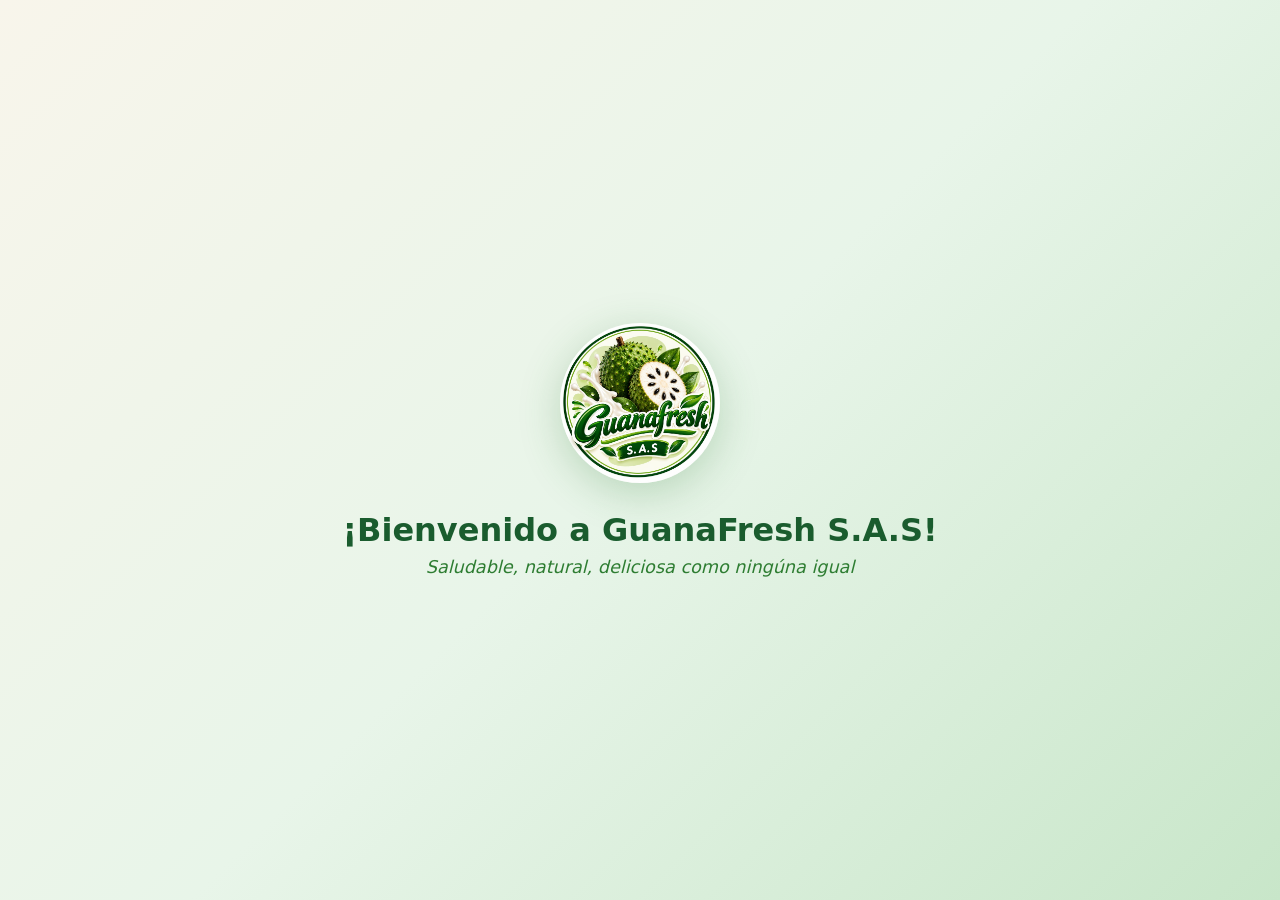
<file: index.html>
<!DOCTYPE html>
<html lang="es">
<head>
<meta charset="UTF-8">
<meta name="viewport" content="width=device-width, initial-scale=1.0">
<title>Guana Fresh S.A.S</title>
<link rel="icon" href="img/logo2.jpg" type="image/jpeg">
<link rel="stylesheet" href="styles.css">
<link rel="stylesheet" href="https://cdnjs.cloudflare.com/ajax/libs/font-awesome/6.5.1/css/all.min.css">
</head>
<body>

<!-- Bienvenida animada -->
<div class="welcome-screen" id="welcomeScreen">
    <div class="welcome-content">
    <img src="img/logo2.jpg" alt="Guana Fresh" class="welcome-logo">
    <h1 class="welcome-title">¡Bienvenido a GuanaFresh S.A.S!</h1>
    <p class="welcome-subtitle">Saludable, natural, deliciosa como ningúna igual</p>
    </div>
</div>

<div class="page">

    <!-- Decoraciones de bordes -->
    <div class="decor-top"></div>
    <div class="decor-bottom"></div>
    <div class="decor-left"></div>
    <div class="decor-right"></div>

    <!-- Contenido principal -->
    <main class="content">
    <!-- Logo -->
    <div class="logo-container">
        <img src="img/logo2.jpg" alt="Guana Fresh S.A.S" class="logo">
    </div>

    <!-- Botones del menú -->
<nav class="menu">
  <a href="inicio.html" class="btn">Inicio</a>
  <a href="productos.html" class="btn">Productos</a>
  <a href="promociones.html" class="btn">Promociones</a>
  <a href="juegos.html" class="btn">Juegos</a>
  <a href="nosotros.html" class="btn">Nosotros</a>
</nav>

    <!-- Sección de redes -->
    <section class="social">
        <h2 class="siguenos">
        <span class="sparkle">✦</span> Síguenos <span class="sparkle">✦</span>
        </h2>
        <div class="social-icons">
        <a href="https://www.instagram.com/guanafreshh?stkn=OXlrNWE4YWlremo0" target="_blank" class="icon-btn" aria-label="Instagram" title="Instagram">
<i class="fab fa-instagram"></i>
        </a>

<a href="https://wa.me/573170172880?text=Hola%2C%20vi%20su%20empresa%20Guana%20Fresh%20y%20me%20gustar%C3%ADa%20recibir%20m%C3%A1s%20informaci%C3%B3n%20sobre%20sus%20productos." target="_blank" class="icon-btn" aria-label="WhatsApp" title="WhatsApp">
    <i class="fab fa-whatsapp"></i>
</a>
        </div>
    </section>
    </main>

</div>

<script src="main.js"></script>
<script>
  // Pantalla de bienvenida
    window.addEventListener("load", function() {
    const welcome = document.getElementById("welcomeScreen");
    
    if (welcome) {
      // Se oculta automáticamente después de 3 segundos
    setTimeout(function() {
        welcome.classList.add("oculto");
    }, 3000);

      // También se puede cerrar haciendo clic
    welcome.addEventListener("click", function() {
        welcome.classList.add("oculto");
    });
    }
});
</script>

</body>
</html>
</file>
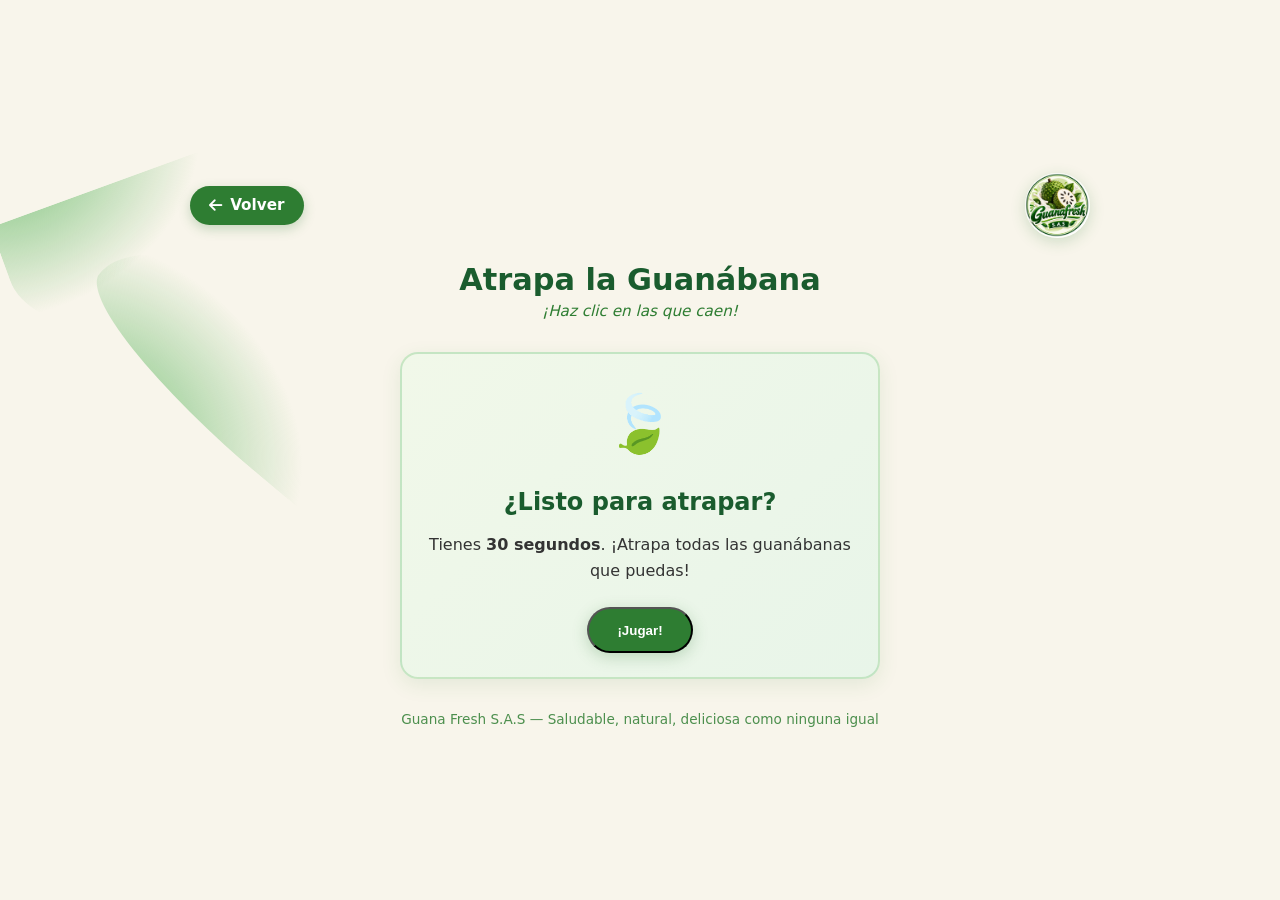
<file: atrapa.html>
<!DOCTYPE html>
<html lang="es">
<head>
  <meta charset="UTF-8">
  <meta name="viewport" content="width=device-width, initial-scale=1.0">
  <title>Atrapa la Guanábana - Guana Fresh</title>
  <link rel="icon" href="img/logo2.jpg" type="image/jpeg">
  <link rel="stylesheet" href="styles.css">
  <link rel="stylesheet" href="https://cdnjs.cloudflare.com/ajax/libs/font-awesome/6.5.1/css/all.min.css">
</head>
<body>
  <div class="page productos-page">

    <header class="productos-header">
      <a href="juegos.html" class="btn-volver">
        <i class="fas fa-arrow-left"></i> Volver
      </a>
      <img src="img/logo2.jpg" alt="Guana Fresh" class="logo-small">
    </header>

    <div class="productos-hero">
      <h1>Atrapa la Guanábana</h1>
      <p>¡Haz clic en las que caen!</p>
    </div>

    <div class="productos-container" style="max-width:480px;">

      <!-- Pantalla de inicio -->
      <div id="atrapaStart" class="info-card destacado" style="text-align:center;">
        <div style="font-size:3.5rem; margin-bottom:0.8rem;">🍃</div>
        <h2 style="color:var(--green-dark); margin-bottom:0.6rem;">¿Listo para atrapar?</h2>
        <p style="margin-bottom:1.4rem;">Tienes <strong>30 segundos</strong>. ¡Atrapa todas las guanábanas que puedas!</p>
        <button class="btn-productos" id="btnIniciarAtrapa">¡Jugar!</button>
      </div>

      <!-- Área de juego -->
      <div id="atrapaJuego" style="display:none;">
        <div class="atrapa-stats">
          <span>⏱ <span id="tiempo">30</span>s</span>
          <span>🍃 <span id="puntos">0</span></span>
        </div>
        <div class="atrapa-area" id="atrapaArea"></div>
      </div>

      <!-- Resultado -->
      <div id="atrapaResultado" class="info-card destacado" style="display:none; text-align:center;">
        <div id="atrapaEmoji" style="font-size:3.5rem; margin-bottom:0.6rem;"></div>
        <h2 id="atrapaTitulo" style="color:var(--green-dark); margin-bottom:0.5rem;"></h2>
        <p id="atrapaPuntaje" style="font-size:1.4rem; font-weight:700; color:var(--green-main); margin-bottom:1rem;"></p>
        <p id="atrapaMensaje" style="margin-bottom:1.4rem;"></p>
        <div style="display:flex; gap:0.8rem; justify-content:center; flex-wrap:wrap;">
          <button class="btn-productos" id="btnReiniciarAtrapa">Jugar de nuevo</button>
          <a href="productos.html" class="btn-productos" style="background:var(--green-dark);">Ver productos</a>
        </div>
      </div>

    </div>

    <footer class="productos-footer">
      <p>Guana Fresh S.A.S — Saludable, natural, deliciosa como ninguna igual</p>
    </footer>
  </div>

  <script>
    const area = document.getElementById("atrapaArea");
    const puntosEl = document.getElementById("puntos");
    const tiempoEl = document.getElementById("tiempo");
    const atrapaStart = document.getElementById("atrapaStart");
    const atrapaJuego = document.getElementById("atrapaJuego");
    const atrapaResultado = document.getElementById("atrapaResultado");

    let puntos = 0;
    let tiempo = 30;
    let intervaloTiempo = null;
    let intervaloCrear = null;
    let jugando = false;

    document.getElementById("btnIniciarAtrapa").addEventListener("click", iniciar);
    document.getElementById("btnReiniciarAtrapa").addEventListener("click", () => {
      atrapaResultado.style.display = "none";
      atrapaStart.style.display = "block";
    });

    function iniciar() {
      puntos = 0;
      tiempo = 30;
      jugando = true;
      puntosEl.textContent = "0";
      tiempoEl.textContent = "30";
      area.innerHTML = "";

      atrapaStart.style.display = "none";
      atrapaResultado.style.display = "none";
      atrapaJuego.style.display = "block";

      intervaloTiempo = setInterval(() => {
        tiempo--;
        tiempoEl.textContent = tiempo;
        if (tiempo <= 0) terminar();
      }, 1000);

      intervaloCrear = setInterval(crearGuanabana, 700);
    }

    function crearGuanabana() {
      if (!jugando) return;

      const g = document.createElement("div");
      g.className = "guanabana-caida";
      g.textContent = "🍈";
      g.style.left = Math.random() * (area.offsetWidth - 50) + "px";
      g.style.animationDuration = (1.8 + Math.random() * 1.5) + "s";

      g.addEventListener("click", () => {
        if (!jugando) return;
        puntos++;
        puntosEl.textContent = puntos;
        g.remove();
      });

      g.addEventListener("animationend", () => g.remove());
      area.appendChild(g);
    }

    function terminar() {
      jugando = false;
      clearInterval(intervaloTiempo);
      clearInterval(intervaloCrear);
      area.innerHTML = "";
      atrapaJuego.style.display = "none";
      atrapaResultado.style.display = "block";

      document.getElementById("atrapaPuntaje").textContent = `${puntos} guanábanas atrapadas`;

      if (puntos >= 25) {
        document.getElementById("atrapaEmoji").textContent = "🏆";
        document.getElementById("atrapaTitulo").textContent = "¡Maestro atrapador!";
        document.getElementById("atrapaMensaje").textContent = "Increíble reflejos. Te mereces un jugo de guanábana.";
      } else if (puntos >= 15) {
        document.getElementById("atrapaEmoji").textContent = "🌟";
        document.getElementById("atrapaTitulo").textContent = "¡Muy bien!";
        document.getElementById("atrapaMensaje").textContent = "Buen trabajo. Sigue practicando.";
      } else if (puntos >= 8) {
        document.getElementById("atrapaEmoji").textContent = "🍃";
        document.getElementById("atrapaTitulo").textContent = "¡Nada mal!";
        document.getElementById("atrapaMensaje").textContent = "Vas mejorando. Inténtalo otra vez.";
      } else {
        document.getElementById("atrapaEmoji").textContent = "🌱";
        document.getElementById("atrapaTitulo").textContent = "¡Sigue intentando!";
        document.getElementById("atrapaMensaje").textContent = "La práctica hace al maestro. ¡Otra ronda!";
      }
    }
  </script>
</body>
</html>
</file>
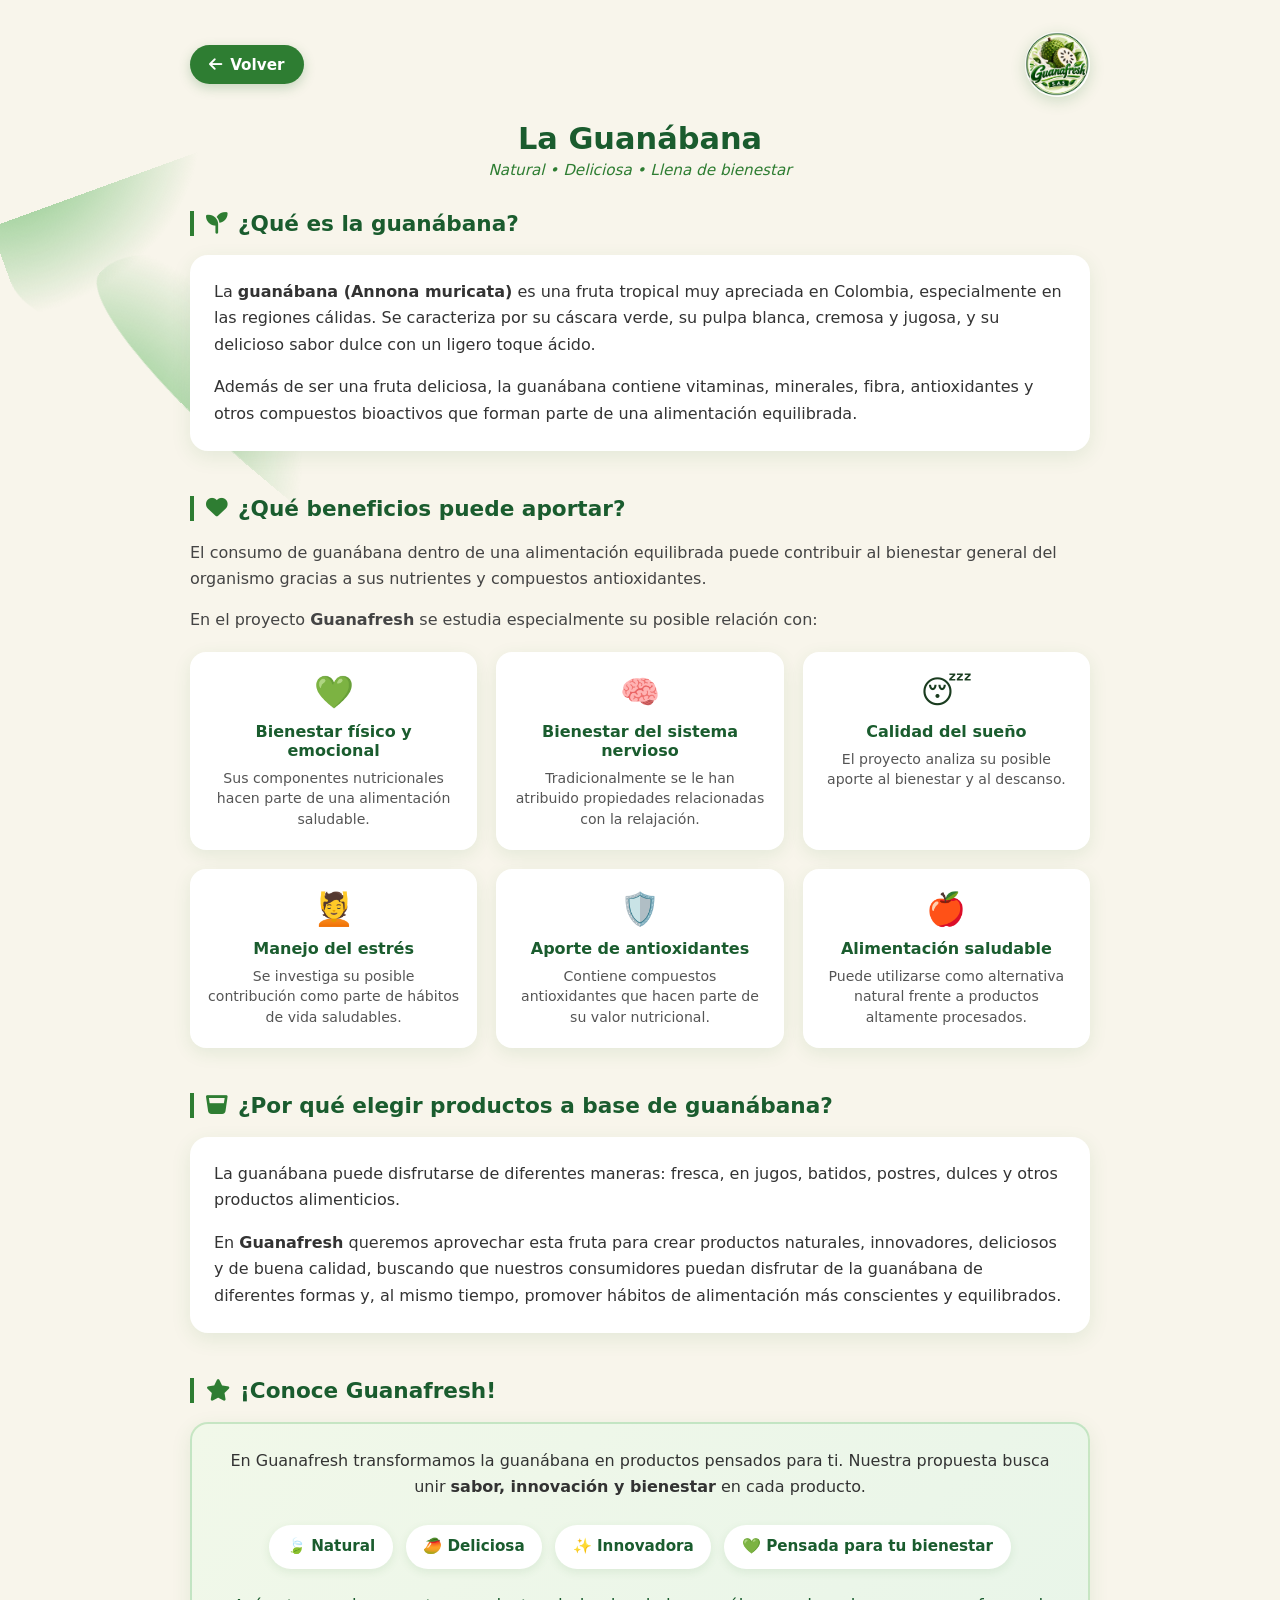
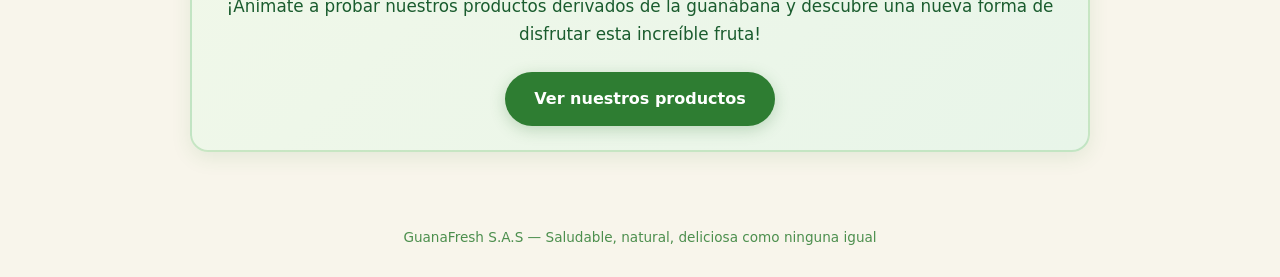
<file: inicio.html>
<!DOCTYPE html>
<html lang="es">
<head>
<meta charset="UTF-8">
<meta name="viewport" content="width=device-width, initial-scale=1.0">
<title>Inicio - Guana Fresh S.A.S</title>
<link rel="icon" href="img/logo2.jpg" type="image/jpeg">
<link rel="stylesheet" href="styles.css">
<link rel="stylesheet" href="https://cdnjs.cloudflare.com/ajax/libs/font-awesome/6.5.1/css/all.min.css">
</head>
<body>
<div class="page productos-page">

    <!-- Header -->
    <header class="productos-header">
    <a href="index.html" class="btn-volver">
        <i class="fas fa-arrow-left"></i> Volver
    </a>
    <img src="img/logo2.jpg" alt="Guana Fresh" class="logo-small">
    </header>

    <!-- Hero -->
    <div class="productos-hero">
    <h1>La Guanábana</h1>
    <p>Natural • Deliciosa • Llena de bienestar</p>
    </div>

    <div class="productos-container">

    <!-- Qué es -->
    <section class="info-section">
        <h2 class="info-titulo"><i class="fas fa-seedling"></i> ¿Qué es la guanábana?</h2>
        <div class="info-card">
        <p>
            La <strong>guanábana (Annona muricata)</strong> es una fruta tropical muy apreciada en Colombia, especialmente en las regiones cálidas. 
            Se caracteriza por su cáscara verde, su pulpa blanca, cremosa y jugosa, y su delicioso sabor dulce con un ligero toque ácido.
        </p>
        <p>
            Además de ser una fruta deliciosa, la guanábana contiene vitaminas, minerales, fibra, antioxidantes y otros compuestos bioactivos 
            que forman parte de una alimentación equilibrada.
        </p>
        </div>
    </section>

    <!-- Beneficios -->
    <section class="info-section">
        <h2 class="info-titulo"><i class="fas fa-heart"></i> ¿Qué beneficios puede aportar?</h2>
        <p class="info-intro">
        El consumo de guanábana dentro de una alimentación equilibrada puede contribuir al bienestar general del organismo gracias a sus nutrientes y compuestos antioxidantes.
        </p>
        <p class="info-intro">En el proyecto <strong>Guanafresh</strong> se estudia especialmente su posible relación con:</p>

        <div class="beneficios-grid">
        <div class="beneficio-card">
            <div class="beneficio-icono">💚</div>
            <h3>Bienestar físico y emocional</h3>
            <p>Sus componentes nutricionales hacen parte de una alimentación saludable.</p>
        </div>
        <div class="beneficio-card">
            <div class="beneficio-icono">🧠</div>
            <h3>Bienestar del sistema nervioso</h3>
            <p>Tradicionalmente se le han atribuido propiedades relacionadas con la relajación.</p>
        </div>
        <div class="beneficio-card">
            <div class="beneficio-icono">😴</div>
            <h3>Calidad del sueño</h3>
            <p>El proyecto analiza su posible aporte al bienestar y al descanso.</p>
        </div>
        <div class="beneficio-card">
            <div class="beneficio-icono">💆</div>
            <h3>Manejo del estrés</h3>
            <p>Se investiga su posible contribución como parte de hábitos de vida saludables.</p>
        </div>
        <div class="beneficio-card">
            <div class="beneficio-icono">🛡️</div>
            <h3>Aporte de antioxidantes</h3>
            <p>Contiene compuestos antioxidantes que hacen parte de su valor nutricional.</p>
        </div>
        <div class="beneficio-card">
            <div class="beneficio-icono">🍎</div>
            <h3>Alimentación saludable</h3>
            <p>Puede utilizarse como alternativa natural frente a productos altamente procesados.</p>
        </div>
        </div>
    </section>

    <!-- Por qué elegir -->
    <section class="info-section">
        <h2 class="info-titulo"><i class="fas fa-glass-whiskey"></i> ¿Por qué elegir productos a base de guanábana?</h2>
        <div class="info-card">
        <p>
            La guanábana puede disfrutarse de diferentes maneras: fresca, en jugos, batidos, postres, dulces y otros productos alimenticios.
        </p>
        <p>
            En <strong>Guanafresh</strong> queremos aprovechar esta fruta para crear productos naturales, innovadores, deliciosos y de buena calidad, 
            buscando que nuestros consumidores puedan disfrutar de la guanábana de diferentes formas y, al mismo tiempo, promover hábitos de alimentación más conscientes y equilibrados.
        </p>
        </div>
    </section>

    <!-- Conoce Guanafresh -->
    <section class="info-section">
        <h2 class="info-titulo"><i class="fas fa-star"></i> ¡Conoce Guanafresh!</h2>
        <div class="info-card destacado">
        <p>
            En Guanafresh transformamos la guanábana en productos pensados para ti. 
            Nuestra propuesta busca unir <strong>sabor, innovación y bienestar</strong> en cada producto.
        </p>

        <div class="valores">
            <div class="valor-item">🍃 Natural</div>
            <div class="valor-item">🥭 Deliciosa</div>
            <div class="valor-item">✨ Innovadora</div>
            <div class="valor-item">💚 Pensada para tu bienestar</div>
        </div>

        <p class="cierre">
            ¡Anímate a probar nuestros productos derivados de la guanábana y descubre una nueva forma de disfrutar esta increíble fruta!
        </p>

        <a href="productos.html" class="btn-productos">Ver nuestros productos</a>
        </div>
    </section>

    </div>

    <footer class="productos-footer">
    <p>GuanaFresh S.A.S — Saludable, natural, deliciosa como ninguna igual</p>
    </footer>

</div>

<script src="main.js"></script>
</body>
</html>
</file>
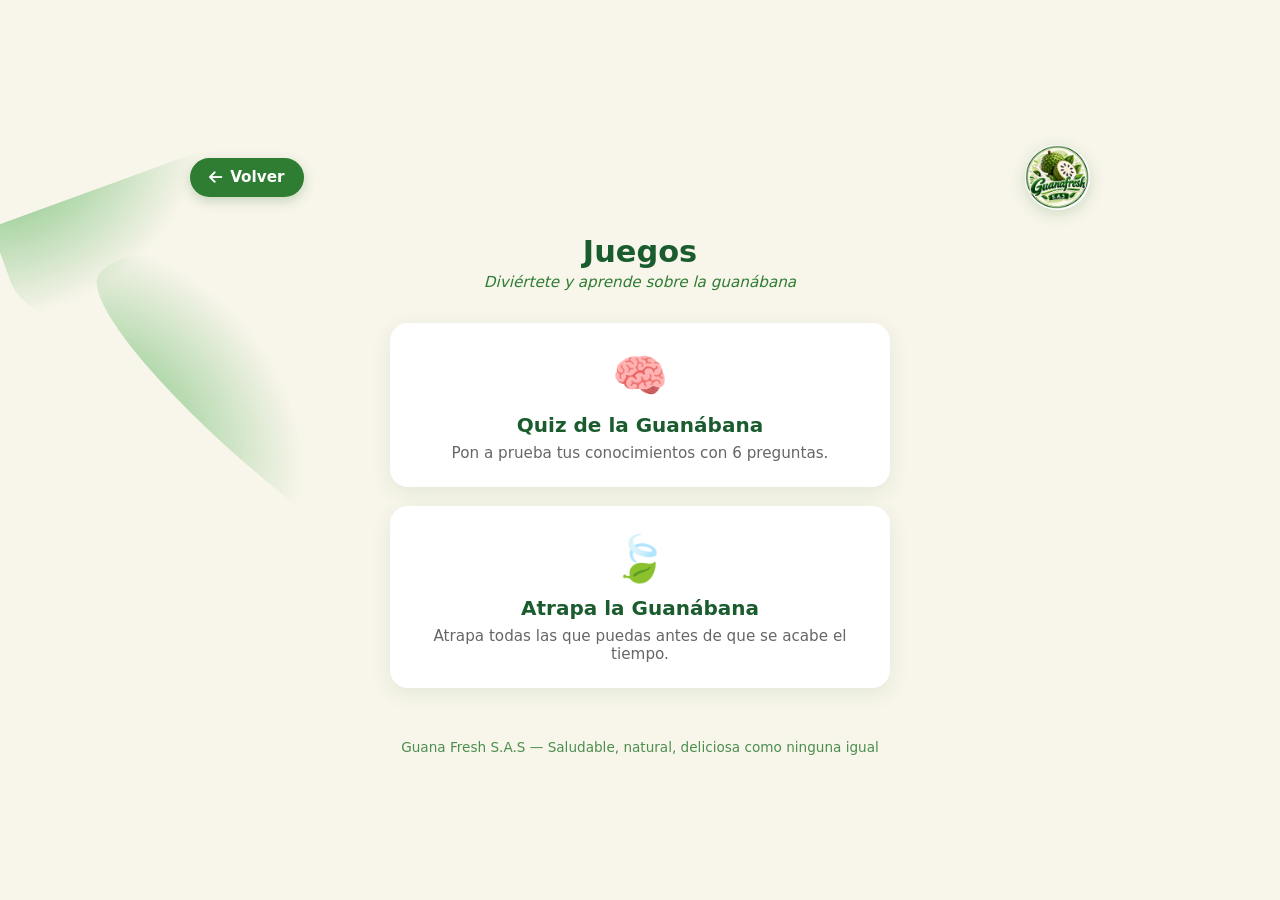
<file: juegos.html>
<!DOCTYPE html>
<html lang="es">
<head>
  <meta charset="UTF-8">
  <meta name="viewport" content="width=device-width, initial-scale=1.0">
  <title>Juegos - Guana Fresh</title>
  <link rel="icon" href="img/logo2.jpg" type="image/jpeg">
  <link rel="stylesheet" href="styles.css">
  <link rel="stylesheet" href="https://cdnjs.cloudflare.com/ajax/libs/font-awesome/6.5.1/css/all.min.css">
</head>
<body>
  <div class="page productos-page">

    <header class="productos-header">
      <a href="index.html" class="btn-volver">
        <i class="fas fa-arrow-left"></i> Volver
      </a>
      <img src="img/logo2.jpg" alt="Guana Fresh" class="logo-small">
    </header>

    <div class="productos-hero">
      <h1>Juegos</h1>
      <p>Diviértete y aprende sobre la guanábana</p>
    </div>

    <div class="productos-container" style="max-width:500px;">

      <a href="quiz.html" class="juego-card">
        <div class="juego-icono">🧠</div>
        <h3>Quiz de la Guanábana</h3>
        <p>Pon a prueba tus conocimientos con 6 preguntas.</p>
      </a>

      <a href="atrapa.html" class="juego-card">
        <div class="juego-icono">🍃</div>
        <h3>Atrapa la Guanábana</h3>
        <p>Atrapa todas las que puedas antes de que se acabe el tiempo.</p>
      </a>

    </div>

    <footer class="productos-footer">
      <p>Guana Fresh S.A.S — Saludable, natural, deliciosa como ninguna igual</p>
    </footer>
  </div>
</body>
</html>
</file>
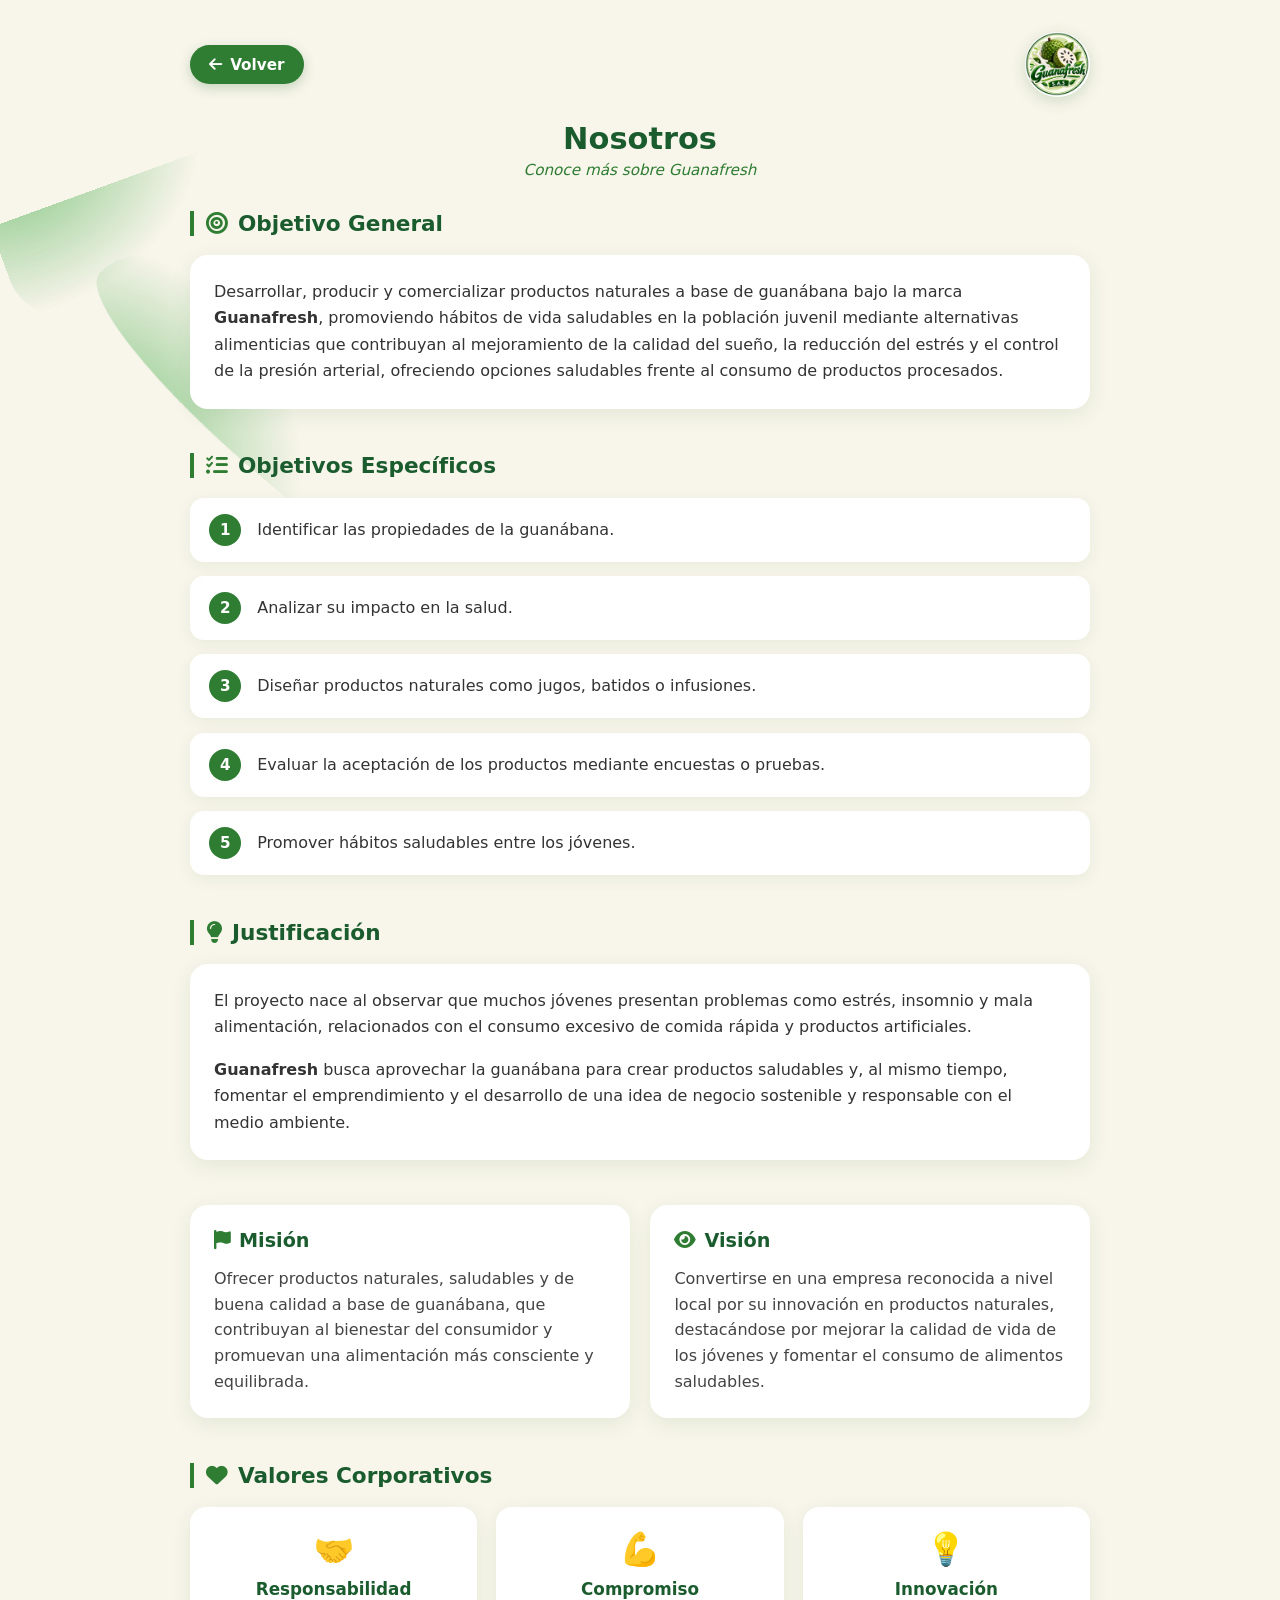
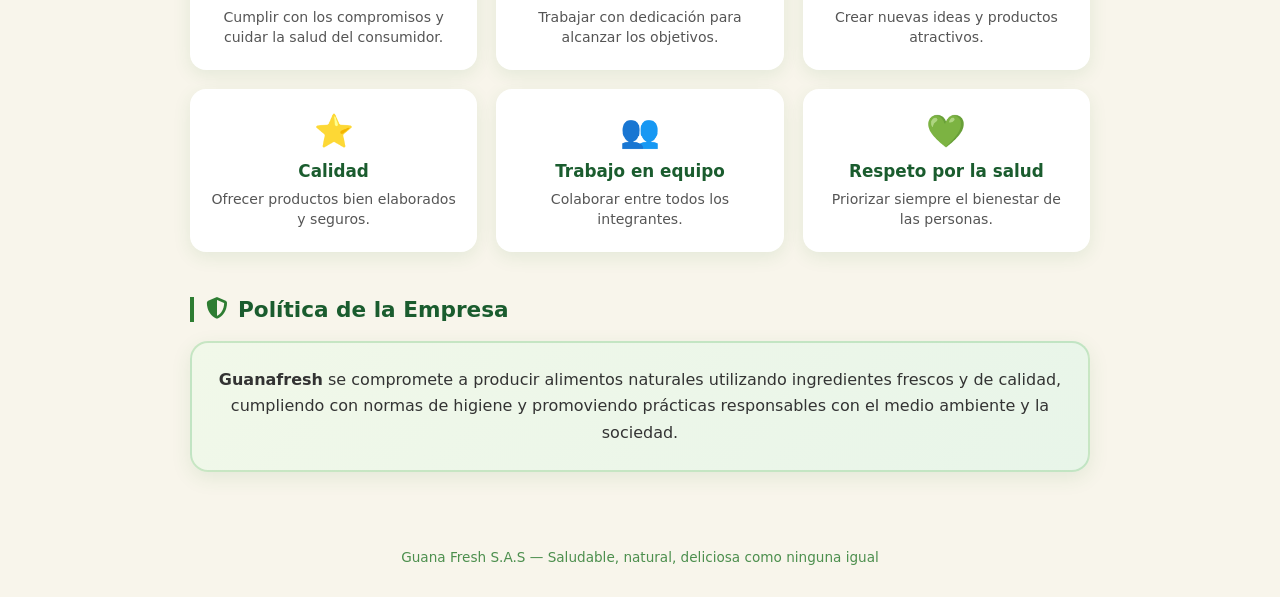
<file: nosotros.html>
<!DOCTYPE html>
<html lang="es">
<head>
<meta charset="UTF-8">
<meta name="viewport" content="width=device-width, initial-scale=1.0">
<title>Nosotros - Guana Fresh S.A.S</title>
<link rel="icon" href="img/logo2.jpg" type="image/jpeg">
<link rel="stylesheet" href="styles.css">
<link rel="stylesheet" href="https://cdnjs.cloudflare.com/ajax/libs/font-awesome/6.5.1/css/all.min.css">
</head>
<body>
<div class="page productos-page">

    <!-- Header -->
    <header class="productos-header">
    <a href="index.html" class="btn-volver">
        <i class="fas fa-arrow-left"></i> Volver
    </a>
    <img src="img/logo2.jpg" alt="Guana Fresh" class="logo-small">
    </header>

    <!-- Hero -->
    <div class="productos-hero">
    <h1>Nosotros</h1>
    <p>Conoce más sobre Guanafresh</p>
    </div>

    <div class="productos-container">

    <!-- Objetivo General -->
    <section class="info-section">
        <h2 class="info-titulo"><i class="fas fa-bullseye"></i> Objetivo General</h2>
        <div class="info-card">
        <p>
            Desarrollar, producir y comercializar productos naturales a base de guanábana bajo la marca <strong>Guanafresh</strong>, 
            promoviendo hábitos de vida saludables en la población juvenil mediante alternativas alimenticias que contribuyan al 
            mejoramiento de la calidad del sueño, la reducción del estrés y el control de la presión arterial, ofreciendo opciones 
            saludables frente al consumo de productos procesados.
        </p>
        </div>
    </section>

    <!-- Objetivos Específicos -->
    <section class="info-section">
        <h2 class="info-titulo"><i class="fas fa-list-check"></i> Objetivos Específicos</h2>
        <div class="objetivos-lista">
        <div class="objetivo-item">
            <span class="objetivo-num">1</span>
            <p>Identificar las propiedades de la guanábana.</p>
        </div>
        <div class="objetivo-item">
            <span class="objetivo-num">2</span>
            <p>Analizar su impacto en la salud.</p>
        </div>
        <div class="objetivo-item">
            <span class="objetivo-num">3</span>
            <p>Diseñar productos naturales como jugos, batidos o infusiones.</p>
        </div>
        <div class="objetivo-item">
            <span class="objetivo-num">4</span>
            <p>Evaluar la aceptación de los productos mediante encuestas o pruebas.</p>
        </div>
        <div class="objetivo-item">
            <span class="objetivo-num">5</span>
            <p>Promover hábitos saludables entre los jóvenes.</p>
        </div>
        </div>
    </section>

    <!-- Justificación -->
    <section class="info-section">
        <h2 class="info-titulo"><i class="fas fa-lightbulb"></i> Justificación</h2>
        <div class="info-card">
        <p>
            El proyecto nace al observar que muchos jóvenes presentan problemas como estrés, insomnio y mala alimentación, 
            relacionados con el consumo excesivo de comida rápida y productos artificiales. 
        </p>
        <p>
            <strong>Guanafresh</strong> busca aprovechar la guanábana para crear productos saludables y, al mismo tiempo, 
            fomentar el emprendimiento y el desarrollo de una idea de negocio sostenible y responsable con el medio ambiente.
        </p>
        </div>
    </section>

    <!-- Misión y Visión -->
    <section class="info-section">
        <div class="mision-vision">
        <div class="mv-card">
            <h3><i class="fas fa-flag"></i> Misión</h3>
            <p>
            Ofrecer productos naturales, saludables y de buena calidad a base de guanábana, que contribuyan al bienestar 
            del consumidor y promuevan una alimentación más consciente y equilibrada.
            </p>
        </div>
        <div class="mv-card">
            <h3><i class="fas fa-eye"></i> Visión</h3>
            <p>
            Convertirse en una empresa reconocida a nivel local por su innovación en productos naturales, destacándose 
            por mejorar la calidad de vida de los jóvenes y fomentar el consumo de alimentos saludables.
            </p>
        </div>
        </div>
    </section>

    <!-- Valores -->
    <section class="info-section">
        <h2 class="info-titulo"><i class="fas fa-heart"></i> Valores Corporativos</h2>
        <div class="valores-grid">
        <div class="valor-card">
            <div class="valor-icono">🤝</div>
            <h3>Responsabilidad</h3>
            <p>Cumplir con los compromisos y cuidar la salud del consumidor.</p>
        </div>
        <div class="valor-card">
            <div class="valor-icono">💪</div>
            <h3>Compromiso</h3>
            <p>Trabajar con dedicación para alcanzar los objetivos.</p>
        </div>
        <div class="valor-card">
            <div class="valor-icono">💡</div>
            <h3>Innovación</h3>
            <p>Crear nuevas ideas y productos atractivos.</p>
        </div>
        <div class="valor-card">
            <div class="valor-icono">⭐</div>
            <h3>Calidad</h3>
            <p>Ofrecer productos bien elaborados y seguros.</p>
        </div>
        <div class="valor-card">
            <div class="valor-icono">👥</div>
            <h3>Trabajo en equipo</h3>
            <p>Colaborar entre todos los integrantes.</p>
        </div>
        <div class="valor-card">
            <div class="valor-icono">💚</div>
            <h3>Respeto por la salud</h3>
            <p>Priorizar siempre el bienestar de las personas.</p>
        </div>
        </div>
    </section>

    <!-- Política -->
    <section class="info-section">
        <h2 class="info-titulo"><i class="fas fa-shield-alt"></i> Política de la Empresa</h2>
        <div class="info-card destacado">
        <p>
            <strong>Guanafresh</strong> se compromete a producir alimentos naturales utilizando ingredientes frescos y de calidad, 
            cumpliendo con normas de higiene y promoviendo prácticas responsables con el medio ambiente y la sociedad.
        </p>
        </div>
    </section>

    </div>

    <footer class="productos-footer">
    <p>Guana Fresh S.A.S — Saludable, natural, deliciosa como ninguna igual</p>
    </footer>

</div>

<script src="main.js"></script>
</body>
</html>
</file>
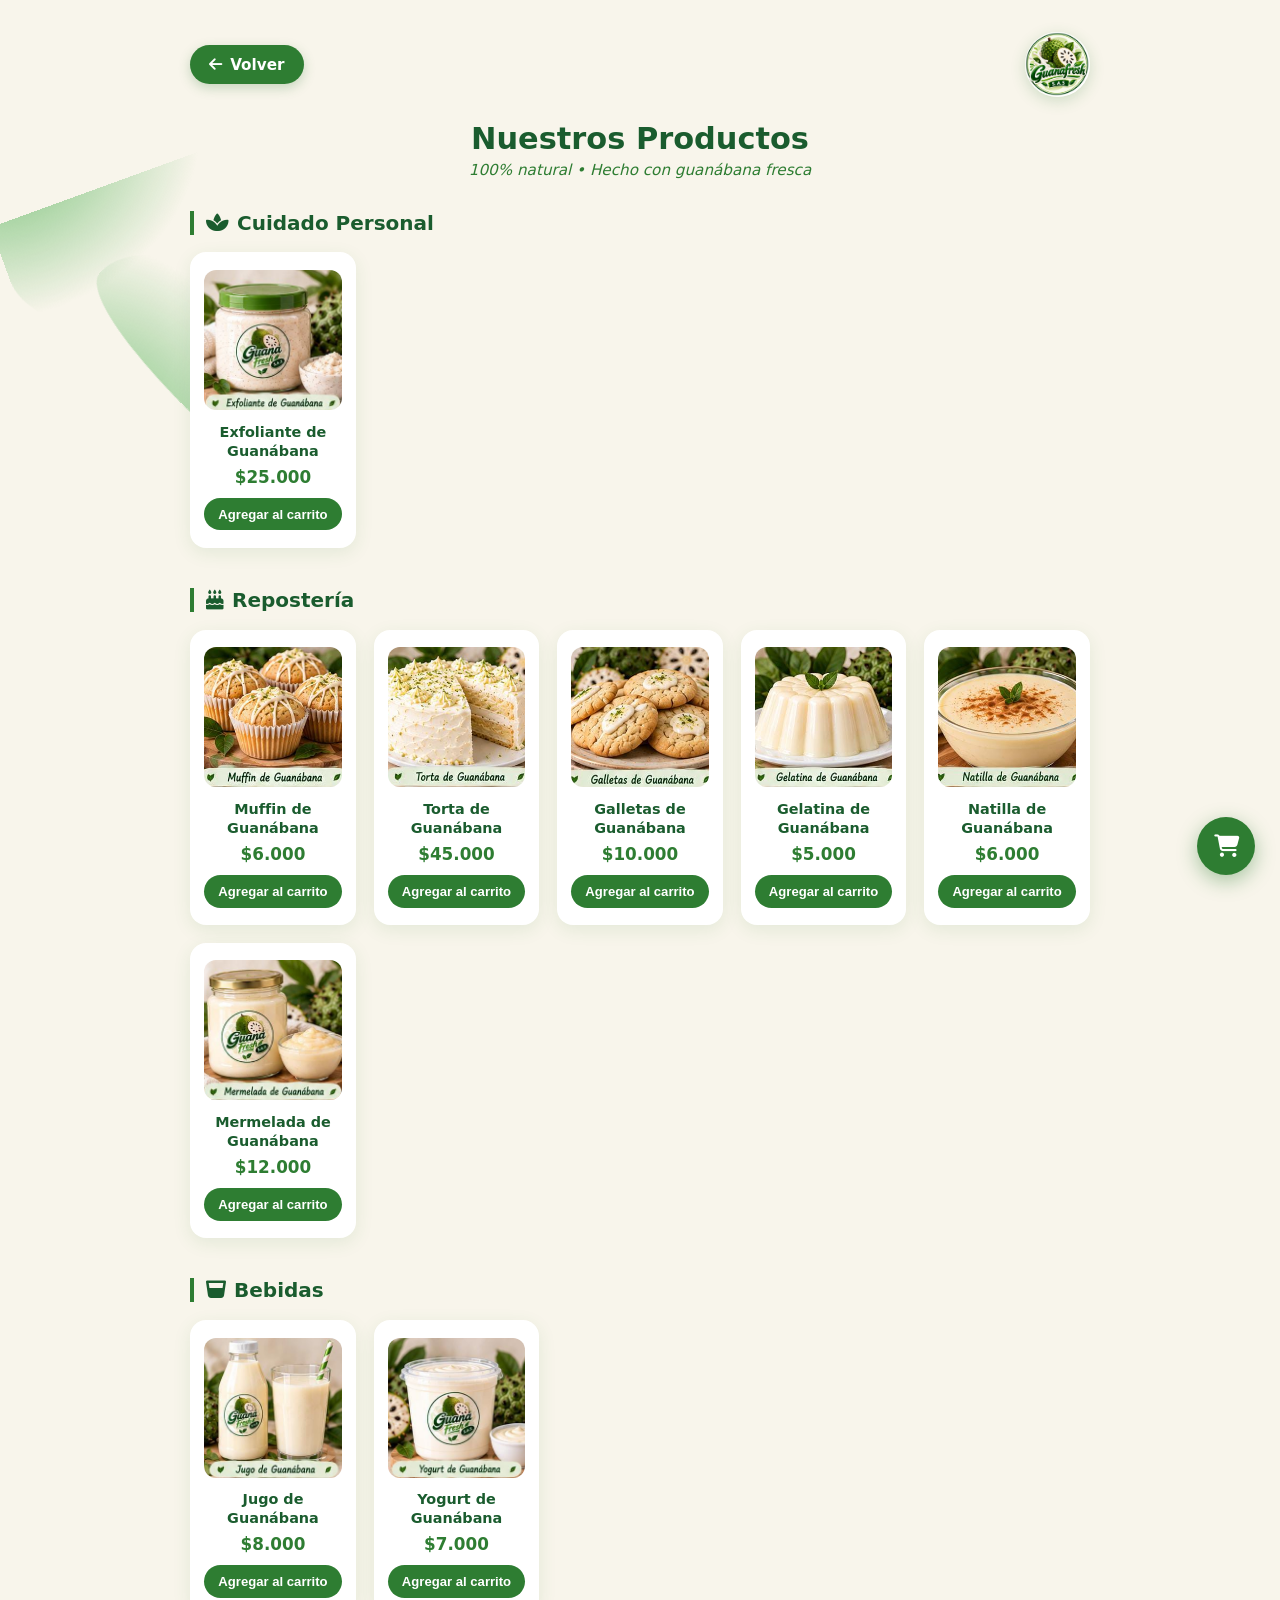
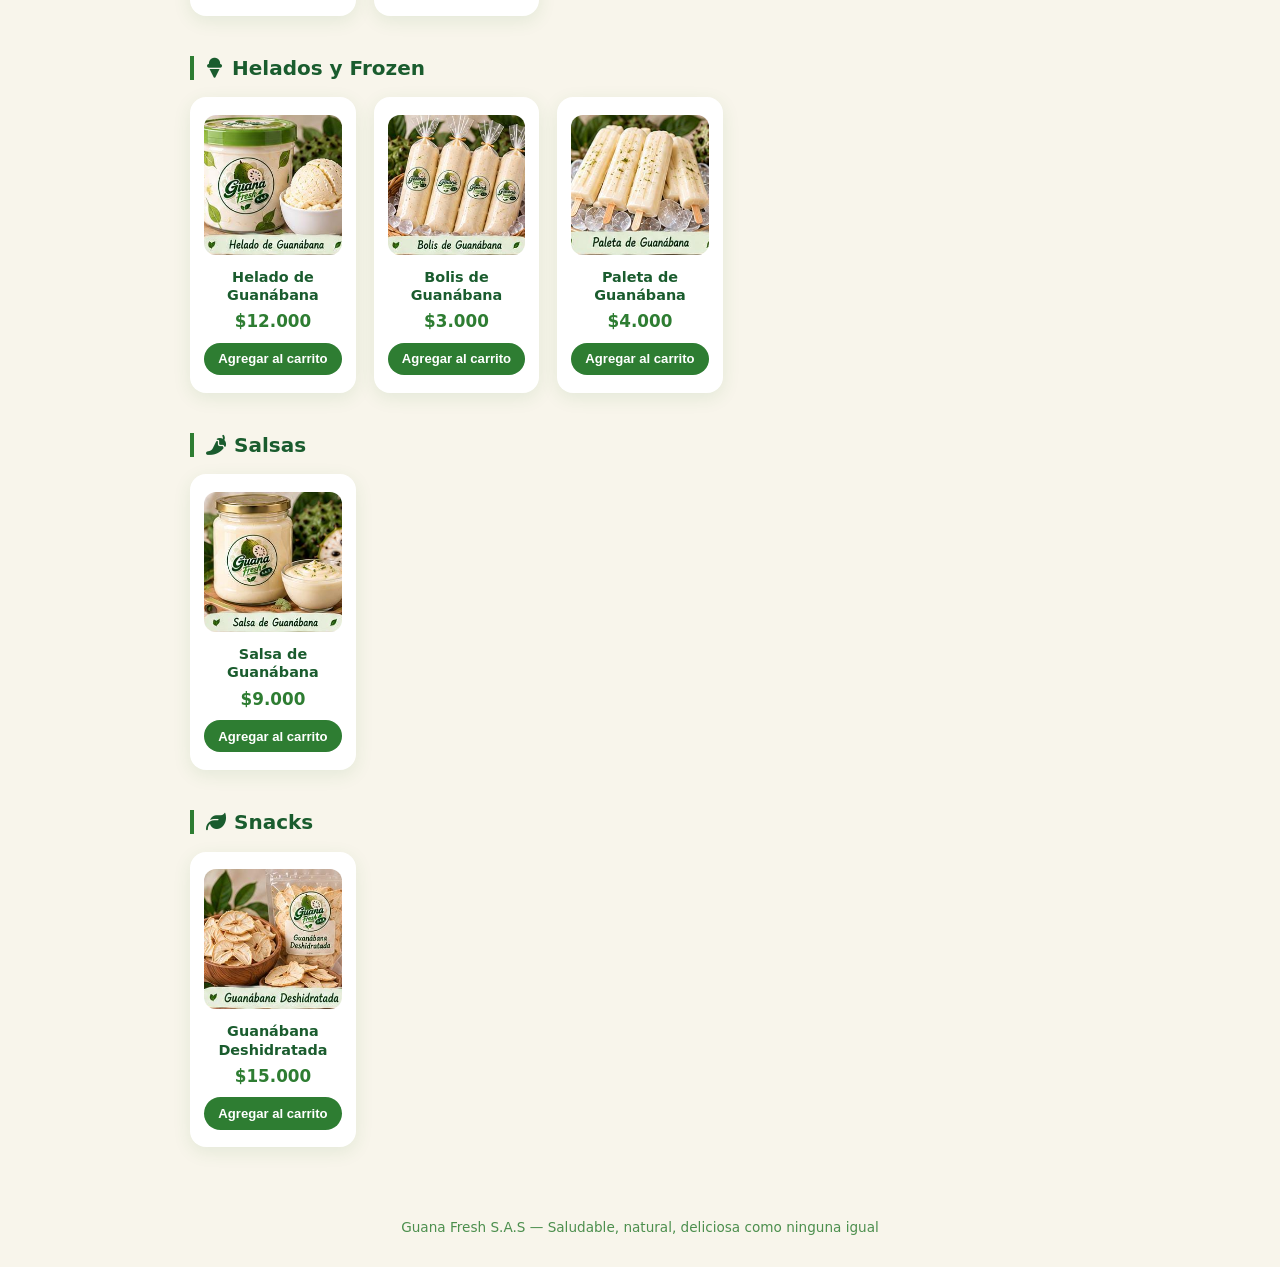
<file: productos.html>
<!DOCTYPE html>
<html lang="es">
<head>
  <meta charset="UTF-8">
  <meta name="viewport" content="width=device-width, initial-scale=1.0">
  <title>Productos - Guana Fresh S.A.S</title>
  <link rel="icon" href="img/logo2.jpg" type="image/jpeg">
  <link rel="stylesheet" href="styles.css">
  <link rel="stylesheet" href="https://cdnjs.cloudflare.com/ajax/libs/font-awesome/6.5.1/css/all.min.css">
</head>
<body>
  <div class="page productos-page">

    <!-- Header -->
    <header class="productos-header">
      <a href="index.html" class="btn-volver">
        <i class="fas fa-arrow-left"></i> Volver
      </a>
      <img src="img/logo2.jpg" alt="Guana Fresh" class="logo-small">
    </header>

    <!-- Título -->
    <div class="productos-hero">
      <h1>Nuestros Productos</h1>
      <p>100% natural • Hecho con guanábana fresca</p>
    </div>

    <!-- ===== PRODUCTOS ===== -->
    <div class="productos-container">

      <!-- Cuidado Personal -->
      <section class="categoria">
        <h2 class="categoria-titulo"><i class="fas fa-spa"></i> Cuidado Personal</h2>
        <div class="productos-grid">
          <div class="producto-card" data-id="1" data-nombre="Exfoliante de Guanábana" data-precio="25000">
  <img src="img/exfoliante.jpg" alt="Exfoliante de Guanábana" class="producto-img">
  <h3>Exfoliante de Guanábana</h3>
  <p class="precio">$25.000</p>
  <button class="btn-agregar">Agregar al carrito</button>
</div>
        </div>
      </section>



      <!-- Repostería -->
<section class="categoria">
  <h2 class="categoria-titulo"><i class="fas fa-birthday-cake"></i> Repostería</h2>
  <div class="productos-grid">

    <div class="producto-card" data-id="3" data-nombre="Muffin de Guanábana" data-precio="6000">
      <img src="img/muffin.jpg" alt="Muffin de Guanábana" class="producto-img">
      <h3>Muffin de Guanábana</h3>
      <p class="precio">$6.000</p>
      <button class="btn-agregar">Agregar al carrito</button>
    </div>

    <div class="producto-card" data-id="4" data-nombre="Torta de Guanábana" data-precio="45000">
      <img src="img/torta.jpg" alt="Torta de Guanábana" class="producto-img">
      <h3>Torta de Guanábana</h3>
      <p class="precio">$45.000</p>
      <button class="btn-agregar">Agregar al carrito</button>
    </div>

    <div class="producto-card" data-id="5" data-nombre="Galletas de Guanábana" data-precio="10000">
      <img src="img/galletas.jpg" alt="Galletas de Guanábana" class="producto-img">
      <h3>Galletas de Guanábana</h3>
      <p class="precio">$10.000</p>
      <button class="btn-agregar">Agregar al carrito</button>
    </div>

    <div class="producto-card" data-id="6" data-nombre="Gelatina de Guanábana" data-precio="5000">
      <img src="img/gelatina.jpg" alt="Gelatina de Guanábana" class="producto-img">
      <h3>Gelatina de Guanábana</h3>
      <p class="precio">$5.000</p>
      <button class="btn-agregar">Agregar al carrito</button>
    </div>

    <div class="producto-card" data-id="7" data-nombre="Natilla de Guanábana" data-precio="6000">
      <img src="img/natilla.jpg" alt="Natilla de Guanábana" class="producto-img">
      <h3>Natilla de Guanábana</h3>
      <p class="precio">$6.000</p>
      <button class="btn-agregar">Agregar al carrito</button>
    </div>

    <div class="producto-card" data-id="8" data-nombre="Mermelada de Guanábana" data-precio="12000">
      <img src="img/mermelada.jpg" alt="Mermelada de Guanábana" class="producto-img">
      <h3>Mermelada de Guanábana</h3>
      <p class="precio">$12.000</p>
      <button class="btn-agregar">Agregar al carrito</button>
    </div>
  </div>
</section>

<!-- Bebidas -->
<section class="categoria">
  <h2 class="categoria-titulo"><i class="fas fa-glass-whiskey"></i> Bebidas</h2>
  <div class="productos-grid">
    <div class="producto-card" data-id="9" data-nombre="Jugo de Guanábana" data-precio="8000">
      <img src="img/jugo.jpg" alt="Jugo de Guanábana" class="producto-img">
      <h3>Jugo de Guanábana</h3>
      <p class="precio">$8.000</p>
      <button class="btn-agregar">Agregar al carrito</button>
    </div>

    <div class="producto-card" data-id="10" data-nombre="Yogurt de Guanábana" data-precio="7000">
      <img src="img/yogurt.jpg" alt="Yogurt de Guanábana" class="producto-img">
      <h3>Yogurt de Guanábana</h3>
      <p class="precio">$7.000</p>
      <button class="btn-agregar">Agregar al carrito</button>
    </div>
  </div>
</section>

<!-- Helados -->
<section class="categoria">
  <h2 class="categoria-titulo"><i class="fas fa-ice-cream"></i> Helados y Frozen</h2>
  <div class="productos-grid">
    <div class="producto-card" data-id="11" data-nombre="Helado de Guanábana" data-precio="12000">
      <img src="img/helado.jpg" alt="Helado de Guanábana" class="producto-img">
      <h3>Helado de Guanábana</h3>
      <p class="precio">$12.000</p>
      <button class="btn-agregar">Agregar al carrito</button>
    </div>

    <div class="producto-card" data-id="12" data-nombre="Bolis de Guanábana" data-precio="3000">
      <img src="img/bolis.jpg" alt="Bolis de Guanábana" class="producto-img">
      <h3>Bolis de Guanábana</h3>
      <p class="precio">$3.000</p>
      <button class="btn-agregar">Agregar al carrito</button>
    </div>

    <div class="producto-card" data-id="13" data-nombre="Paleta de Guanábana" data-precio="4000">
      <img src="img/paletas.jpg" alt="Paleta de Guanábana" class="producto-img">
      <h3>Paleta de Guanábana</h3>
      <p class="precio">$4.000</p>
      <button class="btn-agregar">Agregar al carrito</button>
    </div>
  </div>
</section>

<!-- Salsas -->
<section class="categoria">
  <h2 class="categoria-titulo"><i class="fas fa-pepper-hot"></i> Salsas</h2>
  <div class="productos-grid">
    <div class="producto-card" data-id="14" data-nombre="Salsa de Guanábana" data-precio="9000">
      <img src="img/salsa.jpg" alt="Salsa de Guanábana" class="producto-img">
      <h3>Salsa de Guanábana</h3>
      <p class="precio">$9.000</p>
      <button class="btn-agregar">Agregar al carrito</button>
    </div>
  </div>
</section>


<!-- Snacks / Deshidratados -->
<section class="categoria">
  <h2 class="categoria-titulo"><i class="fas fa-leaf"></i> Snacks</h2>
  <div class="productos-grid">
    <div class="producto-card" data-id="15" data-nombre="Guanábana Deshidratada" data-precio="15000">
      <img src="img/snack.jpg" alt="Guanábana Deshidratada" class="producto-img">
      <h3>Guanábana Deshidratada</h3>
      <p class="precio">$15.000</p>
      <button class="btn-agregar">Agregar al carrito</button>
    </div>
  </div>
</section>

    </div>

    <footer class="productos-footer">
      <p>Guana Fresh S.A.S — Saludable, natural, deliciosa como ninguna igual</p>
    </footer>
  </div>

  <!-- Carrito flotante -->
  <div class="carrito-flotante" id="btnCarrito">
    <i class="fas fa-shopping-cart"></i>
    <span class="carrito-badge" id="carritoBadge">0</span>
  </div>

  <!-- Modal Carrito -->
  <div class="modal" id="modalCarrito">
    <div class="modal-contenido">
      <div class="modal-header">
        <h2>Tu Carrito</h2>
        <button class="cerrar-modal" id="cerrarCarrito">&times;</button>
      </div>
      <div class="carrito-items" id="carritoItems"></div>
      <div class="carrito-total">
        <strong>Total: $<span id="carritoTotal">0</span></strong>
      </div>
      <button class="btn-comprar" id="btnComprar">Comprar ahora</button>
    </div>
  </div>

  <!-- Modal Formulario -->
  <div class="modal" id="modalFormulario">
    <div class="modal-contenido">
      <div class="modal-header">
        <h2>Datos de entrega</h2>
        <button class="cerrar-modal" id="cerrarFormulario">&times;</button>
      </div>
      <form id="formPedido">
        <div class="form-grupo">
          <label>Nombre</label>
          <input type="text" id="nombre" required placeholder="Tu nombre">
        </div>
        <div class="form-grupo">
          <label>Apellido</label>
          <input type="text" id="apellido" required placeholder="Tu apellido">
        </div>
        <div class="form-grupo">
          <label>Teléfono</label>
          <input type="tel" id="telefono" required placeholder="300 123 4567">
        </div>
        <div class="form-grupo">
          <label>Dirección</label>
          <textarea id="direccion" required placeholder="Calle, barrio, ciudad..."></textarea>
        </div>
        <button type="submit" class="btn-enviar">Enviar pedido por WhatsApp</button>
      </form>
    </div>
  </div>

  <script src="main.js"></script>
</body>
</html>
</file>
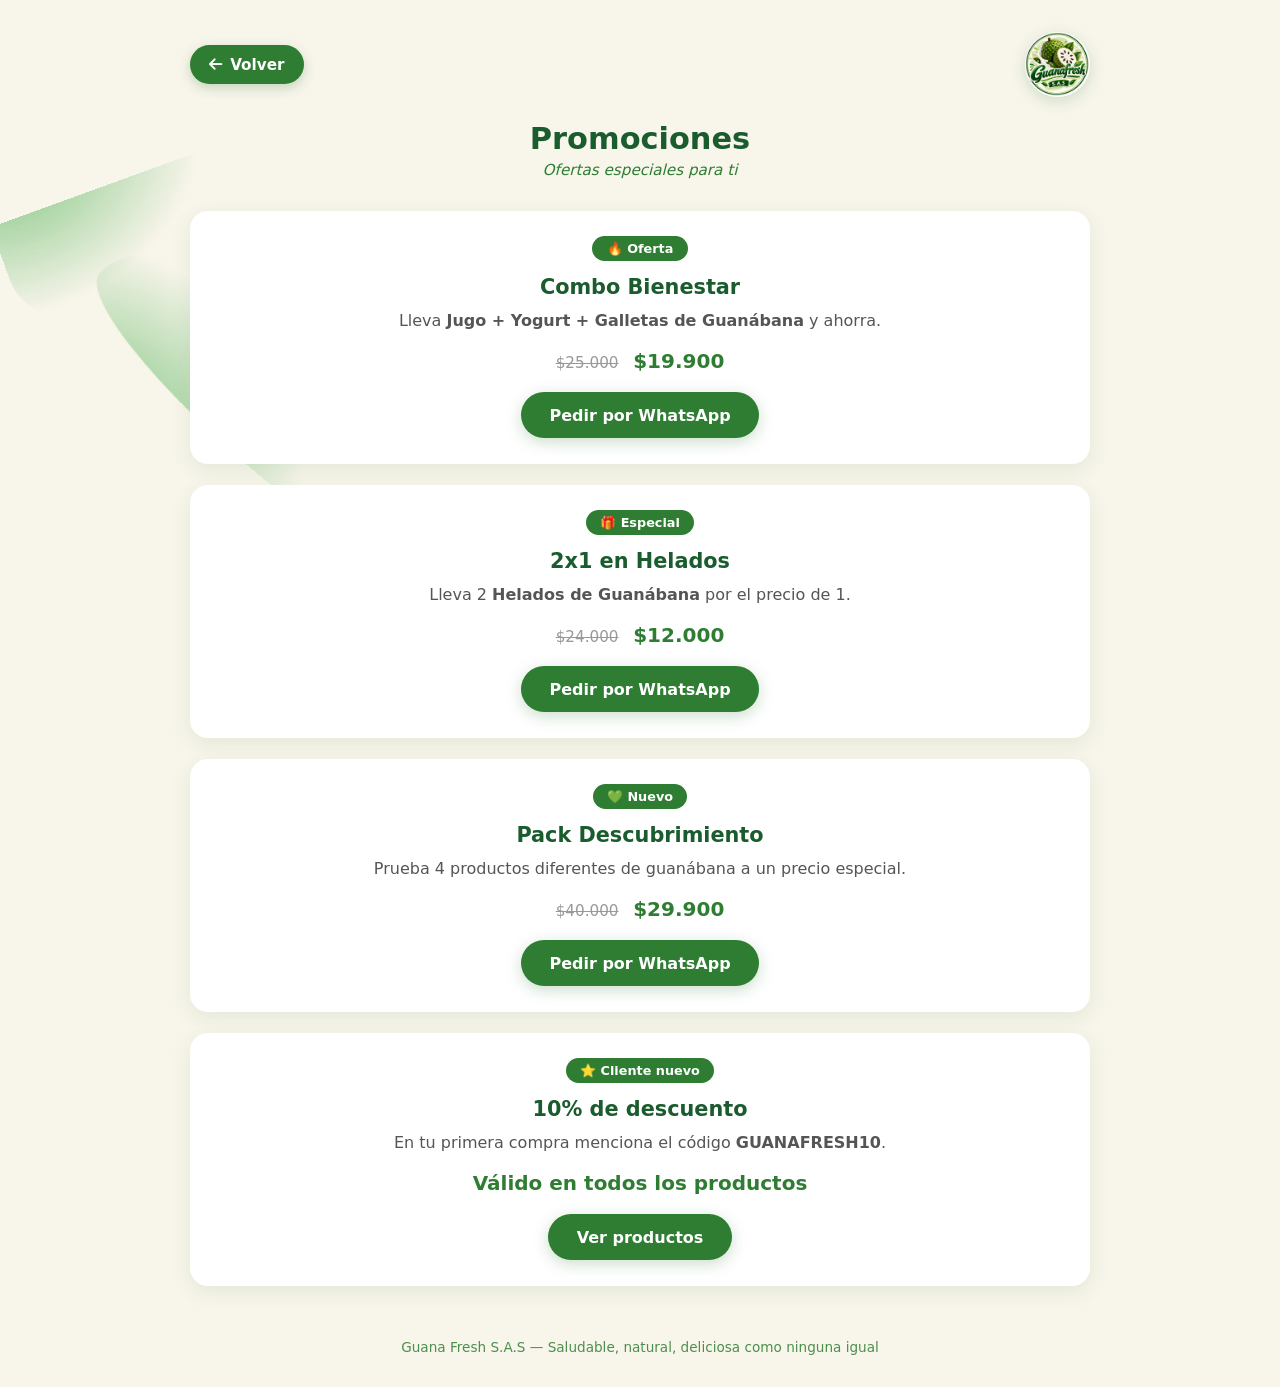
<file: promociones.html>
<!DOCTYPE html>
<html lang="es">
<head>
  <meta charset="UTF-8">
  <meta name="viewport" content="width=device-width, initial-scale=1.0">
  <title>Promociones - Guana Fresh</title>
  <link rel="icon" href="img/logo2.jpg" type="image/jpeg">
  <link rel="stylesheet" href="styles.css">
  <link rel="stylesheet" href="https://cdnjs.cloudflare.com/ajax/libs/font-awesome/6.5.1/css/all.min.css">
</head>
<body>
  <div class="page productos-page">

    <header class="productos-header">
      <a href="index.html" class="btn-volver">
        <i class="fas fa-arrow-left"></i> Volver
      </a>
      <img src="img/logo2.jpg" alt="Guana Fresh" class="logo-small">
    </header>

    <div class="productos-hero">
      <h1>Promociones</h1>
      <p>Ofertas especiales para ti</p>
    </div>

    <div class="productos-container">

      <!-- Promo 1 -->
      <div class="promo-card">
        <div class="promo-badge">🔥 Oferta</div>
        <h3>Combo Bienestar</h3>
        <p>Lleva <strong>Jugo + Yogurt + Galletas de Guanábana</strong> y ahorra.</p>
        <div class="promo-precio">
          <span class="precio-antes">$25.000</span>
          <span class="precio-ahora">$19.900</span>
        </div>
        <a href="https://wa.me/573052809458?text=Hola%2C%20quiero%20el%20Combo%20Bienestar" target="_blank" class="btn-productos">Pedir por WhatsApp</a>
      </div>

      <!-- Promo 2 -->
      <div class="promo-card">
        <div class="promo-badge">🎁 Especial</div>
        <h3>2x1 en Helados</h3>
        <p>Lleva 2 <strong>Helados de Guanábana</strong> por el precio de 1.</p>
        <div class="promo-precio">
          <span class="precio-antes">$24.000</span>
          <span class="precio-ahora">$12.000</span>
        </div>
        <a href="https://wa.me/573052809458?text=Hola%2C%20quiero%20la%20promoci%C3%B3n%202x1%20en%20Helados" target="_blank" class="btn-productos">Pedir por WhatsApp</a>
      </div>

      <!-- Promo 3 -->
      <div class="promo-card">
        <div class="promo-badge">💚 Nuevo</div>
        <h3>Pack Descubrimiento</h3>
        <p>Prueba 4 productos diferentes de guanábana a un precio especial.</p>
        <div class="promo-precio">
          <span class="precio-antes">$40.000</span>
          <span class="precio-ahora">$29.900</span>
        </div>
        <a href="https://wa.me/573052809458?text=Hola%2C%20quiero%20el%20Pack%20Descubrimiento" target="_blank" class="btn-productos">Pedir por WhatsApp</a>
      </div>

      <!-- Promo 4 -->
      <div class="promo-card">
        <div class="promo-badge">⭐ Cliente nuevo</div>
        <h3>10% de descuento</h3>
        <p>En tu primera compra menciona el código <strong>GUANAFRESH10</strong>.</p>
        <div class="promo-precio">
          <span class="precio-ahora">Válido en todos los productos</span>
        </div>
        <a href="productos.html" class="btn-productos">Ver productos</a>
      </div>

    </div>

    <footer class="productos-footer">
      <p>Guana Fresh S.A.S — Saludable, natural, deliciosa como ninguna igual</p>
    </footer>
  </div>

  <script src="main.js"></script>
</body>
</html>
</file>
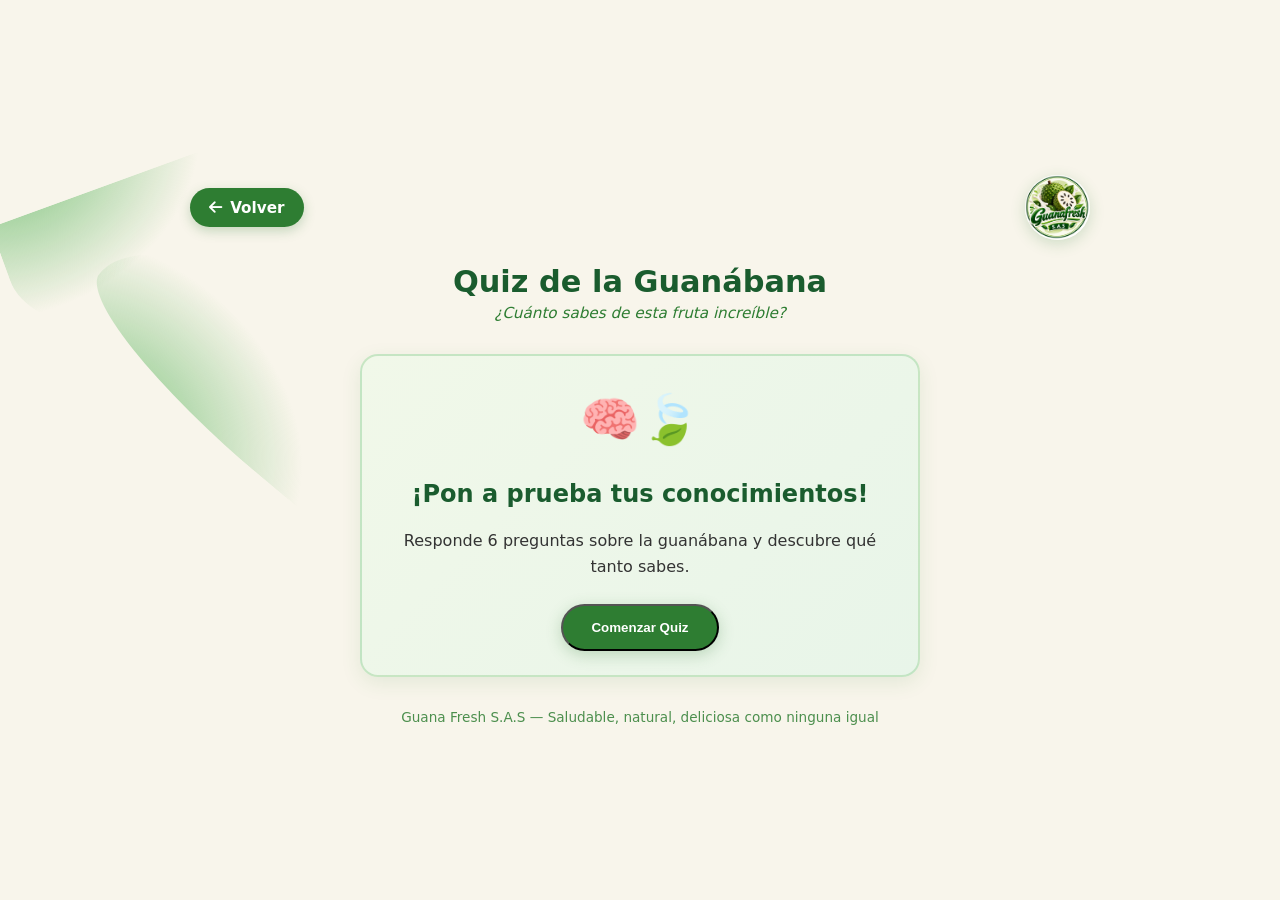
<file: quiz.html>
<!DOCTYPE html>
<html lang="es">
<head>
  <meta charset="UTF-8">
  <meta name="viewport" content="width=device-width, initial-scale=1.0">
  <title>Quiz Guanábana - Guana Fresh</title>
  <link rel="icon" href="img/logo2.jpg" type="image/jpeg">
  <link rel="stylesheet" href="styles.css">
  <link rel="stylesheet" href="https://cdnjs.cloudflare.com/ajax/libs/font-awesome/6.5.1/css/all.min.css">
</head>
<body>
  <div class="page productos-page">

    <header class="productos-header">
      <a href="index.html" class="btn-volver">
        <i class="fas fa-arrow-left"></i> Volver
      </a>
      <img src="img/logo2.jpg" alt="Guana Fresh" class="logo-small">
    </header>

    <div class="productos-hero">
      <h1>Quiz de la Guanábana</h1>
      <p>¿Cuánto sabes de esta fruta increíble?</p>
    </div>

    <div class="productos-container">
      <div class="quiz-container" id="quizContainer">

        <!-- Pantalla de inicio del quiz -->
        <div class="quiz-start" id="quizStart">
          <div class="info-card destacado" style="text-align:center;">
            <div style="font-size:3rem; margin-bottom:1rem;">🧠🍃</div>
            <h2 style="color:var(--green-dark); margin-bottom:0.8rem;">¡Pon a prueba tus conocimientos!</h2>
            <p style="margin-bottom:1.5rem;">Responde 6 preguntas sobre la guanábana y descubre qué tanto sabes.</p>
            <button class="btn-productos" id="btnIniciarQuiz">Comenzar Quiz</button>
          </div>
        </div>

        <!-- Preguntas -->
        <div class="quiz-pregunta" id="quizPregunta" style="display:none;">
          <div class="quiz-progreso">
            <div class="quiz-barra" id="quizBarra"></div>
          </div>
          <p class="quiz-contador" id="quizContador">Pregunta 1 de 6</p>
          <div class="info-card">
            <h2 class="quiz-texto" id="quizTexto"></h2>
            <div class="quiz-opciones" id="quizOpciones"></div>
          </div>
        </div>

        <!-- Resultado final -->
        <div class="quiz-resultado" id="quizResultado" style="display:none;">
          <div class="info-card destacado" style="text-align:center;">
            <div class="quiz-emoji" id="quizEmoji" style="font-size:3.5rem; margin-bottom:0.8rem;"></div>
            <h2 id="quizTituloResultado" style="color:var(--green-dark); margin-bottom:0.5rem;"></h2>
            <p id="quizPuntaje" style="font-size:1.3rem; font-weight:700; color:var(--green-main); margin-bottom:1rem;"></p>
            <p id="quizMensaje" style="margin-bottom:1.5rem;"></p>
            <div style="display:flex; gap:0.8rem; justify-content:center; flex-wrap:wrap;">
              <button class="btn-productos" id="btnReiniciar">Jugar de nuevo</button>
              <a href="productos.html" class="btn-productos" style="background:var(--green-dark);">Ver productos</a>
            </div>
          </div>
        </div>

      </div>
    </div>

    <footer class="productos-footer">
      <p>Guana Fresh S.A.S — Saludable, natural, deliciosa como ninguna igual</p>
    </footer>
  </div>

  <script src="main.js"></script>
  <script>
    const preguntas = [
      {
        pregunta: "¿Cuál es el nombre científico de la guanábana?",
        opciones: ["Annona muricata", "Citrus sinensis", "Mangifera indica", "Persea americana"],
        correcta: 0
      },
      {
        pregunta: "¿De qué color es la pulpa de la guanábana?",
        opciones: ["Roja", "Amarilla", "Blanca y cremosa", "Verde"],
        correcta: 2
      },
      {
        pregunta: "¿Qué beneficio se asocia tradicionalmente con la guanábana?",
        opciones: ["Aumentar la presión arterial", "Ayudar a la relajación y el descanso", "Provocar insomnio", "Reducir la vitamina C"],
        correcta: 1
      },
      {
        pregunta: "¿En qué regiones de Colombia es más común la guanábana?",
        opciones: ["Solo en la Costa Atlántica", "En regiones cálidas y tropicales", "Solo en la zona andina", "Únicamente en el Amazonas"],
        correcta: 1
      },
      {
        pregunta: "¿Qué tipo de productos elabora Guana Fresh con guanábana?",
        opciones: ["Solo jugos", "Productos naturales como jugos, postres, snacks y más", "Únicamente cosméticos", "Solo helados"],
        correcta: 1
      },
      {
        pregunta: "¿Qué contiene la guanábana que la hace nutritiva?",
        opciones: ["Solo azúcar", "Vitaminas, minerales, fibra y antioxidantes", "Solo grasa", "Ningún nutriente"],
        correcta: 1
      }
    ];

    let preguntaActual = 0;
    let puntaje = 0;

    const quizStart = document.getElementById("quizStart");
    const quizPregunta = document.getElementById("quizPregunta");
    const quizResultado = document.getElementById("quizResultado");
    const quizTexto = document.getElementById("quizTexto");
    const quizOpciones = document.getElementById("quizOpciones");
    const quizContador = document.getElementById("quizContador");
    const quizBarra = document.getElementById("quizBarra");

    document.getElementById("btnIniciarQuiz").addEventListener("click", iniciarQuiz);
    document.getElementById("btnReiniciar").addEventListener("click", reiniciarQuiz);

    function iniciarQuiz() {
      preguntaActual = 0;
      puntaje = 0;
      quizStart.style.display = "none";
      quizResultado.style.display = "none";
      quizPregunta.style.display = "block";
      mostrarPregunta();
    }

    function mostrarPregunta() {
      const p = preguntas[preguntaActual];
      quizTexto.textContent = p.pregunta;
      quizContador.textContent = `Pregunta ${preguntaActual + 1} de ${preguntas.length}`;
      quizBarra.style.width = `${((preguntaActual + 1) / preguntas.length) * 100}%`;

      quizOpciones.innerHTML = "";
      p.opciones.forEach((opcion, i) => {
        const btn = document.createElement("button");
        btn.className = "quiz-opcion";
        btn.textContent = opcion;
        btn.onclick = () => seleccionarRespuesta(i);
        quizOpciones.appendChild(btn);
      });
    }

    function seleccionarRespuesta(indice) {
      const botones = document.querySelectorAll(".quiz-opcion");
      botones.forEach(b => b.disabled = true);

      const correcta = preguntas[preguntaActual].correcta;

      if (indice === correcta) {
        puntaje++;
        botones[indice].classList.add("correcta");
      } else {
        botones[indice].classList.add("incorrecta");
        botones[correcta].classList.add("correcta");
      }

      setTimeout(() => {
        preguntaActual++;
        if (preguntaActual < preguntas.length) {
          mostrarPregunta();
        } else {
          mostrarResultado();
        }
      }, 900);
    }

    function mostrarResultado() {
      quizPregunta.style.display = "none";
      quizResultado.style.display = "block";

      const total = preguntas.length;
      const porcentaje = Math.round((puntaje / total) * 100);

      document.getElementById("quizPuntaje").textContent = `${puntaje} / ${total} correctas (${porcentaje}%)`;

      if (puntaje === total) {
        document.getElementById("quizEmoji").textContent = "🏆";
        document.getElementById("quizTituloResultado").textContent = "¡Experto en Guanábana!";
        document.getElementById("quizMensaje").textContent = "Sabes muchísimo sobre esta fruta. ¡Eres un verdadero fan de Guana Fresh!";
      } else if (puntaje >= 4) {
        document.getElementById("quizEmoji").textContent = "🌟";
        document.getElementById("quizTituloResultado").textContent = "¡Muy bien!";
        document.getElementById("quizMensaje").textContent = "Tienes buenos conocimientos. Sigue aprendiendo con nosotros.";
      } else if (puntaje >= 2) {
        document.getElementById("quizEmoji").textContent = "🍃";
        document.getElementById("quizTituloResultado").textContent = "¡Vas por buen camino!";
        document.getElementById("quizMensaje").textContent = "Aún puedes aprender más sobre los beneficios de la guanábana.";
      } else {
        document.getElementById("quizEmoji").textContent = "🌱";
        document.getElementById("quizTituloResultado").textContent = "¡Hora de descubrir la guanábana!";
        document.getElementById("quizMensaje").textContent = "No te preocupes, en Guana Fresh te enseñamos todo sobre esta fruta increíble.";
      }
    }

    function reiniciarQuiz() {
      quizResultado.style.display = "none";
      quizStart.style.display = "block";
    }
  </script>
</body>
</html>
</file>
<file: styles.css>
/* ===== Reset & Base ===== */
* {
  margin: 0;
  padding: 0;
  box-sizing: border-box;
}

:root {
  --green-dark: #1a5c2e;
  --green-main: #2e7d32;
  --green-mid: #4caf50;
  --green-light: #a8d5a2;
  --cream: #f8f5eb;
  --cream-dark: #f0ebe0;
  --white: #ffffff;
  --text: #1a3c1f;
}

body {
  font-family: 'Segoe UI', system-ui, -apple-system, sans-serif;
  background-color: var(--cream);
  color: var(--text);
  min-height: 100vh;
  overflow-x: hidden;
}

/* ===== Page Layout ===== */
.page {
  position: relative;
  min-height: 100vh;
  display: flex;
  flex-direction: column;
  align-items: center;
  justify-content: center;
  padding: 2rem 1.5rem;
  overflow: hidden;
}

.content {
  position: relative;
  z-index: 10;
  display: flex;
  flex-direction: column;
  align-items: center;
  width: 100%;
  max-width: 420px;
}

/* ===== Logo ===== */
.logo-container {
  margin-bottom: 2.5rem;
  animation: fadeInDown 0.8s ease-out;
}

.logo {
  width: 220px;
  height: 220px;
  object-fit: contain;
  border-radius: 50%;
  box-shadow: 0 8px 30px rgba(46, 125, 50, 0.15);
  transition: transform 0.3s ease;
}

.logo:hover {
  transform: scale(1.03);
}

/* ===== Menu Buttons ===== */
.menu {
  display: flex;
  flex-direction: column;
  gap: 1rem;
  width: 100%;
  margin-bottom: 2.8rem;
  animation: fadeInUp 0.8s ease-out 0.2s both;
}

.btn {
  display: block;
  width: 100%;
  padding: 1rem 1.5rem;
  background: var(--green-main);
  color: var(--white);
  text-align: center;
  text-decoration: none;
  font-size: 1.1rem;
  font-weight: 600;
  letter-spacing: 0.5px;
  border-radius: 50px;
  border: none;
  box-shadow: 0 4px 15px rgba(46, 125, 50, 0.25);
  transition: all 0.25s ease;
  cursor: pointer;
}

.btn:hover {
  background: var(--green-dark);
  transform: translateY(-2px);
  box-shadow: 0 6px 20px rgba(46, 125, 50, 0.35);
}

.btn:active {
  transform: translateY(0);
}

/* ===== Social Section ===== */
.social {
  text-align: center;
  animation: fadeInUp 0.8s ease-out 0.4s both;
}

.siguenos {
  font-family: 'Georgia', 'Times New Roman', serif;
  font-size: 1.6rem;
  font-weight: 400;
  font-style: italic;
  color: var(--green-dark);
  margin-bottom: 1.2rem;
  letter-spacing: 1px;
}

.sparkle {
  color: var(--green-mid);
  font-size: 0.9rem;
  vertical-align: middle;
}

.social-icons {
  display: flex;
  justify-content: center;
  gap: 1.2rem;
}

.icon-btn {
  display: flex;
  align-items: center;
  justify-content: center;
  width: 52px;
  height: 52px;
  background: var(--green-main);
  color: var(--white);
  border-radius: 50%;
  font-size: 1.5rem;
  text-decoration: none;
  box-shadow: 0 4px 12px rgba(46, 125, 50, 0.25);
  transition: all 0.25s ease;
}

.icon-btn:hover {
  background: var(--green-dark);
  transform: translateY(-3px) scale(1.05);
  box-shadow: 0 6px 18px rgba(46, 125, 50, 0.35);
}

/* ===== DECORACIONES DE BORDES (tono más fuerte) ===== */
.decor-top,
.decor-bottom,
.decor-left,
.decor-right {
  position: absolute;
  pointer-events: none;
  z-index: 1;
}

/* Parte superior */
.decor-top {
  top: 0;
  left: 0;
  width: 100%;
  height: 300px;
  background: 
    radial-gradient(ellipse 280px 220px at 3% -20%, rgba(76, 175, 80, 0.7) 0%, transparent 70%),
    radial-gradient(ellipse 260px 200px at 97% -5%, rgba(129, 199, 132, 0.65) 0%, transparent 70%),
    radial-gradient(ellipse 180px 140px at 50% -50%, rgba(46, 125, 50, 0.3) 0%, transparent 70%);
}

/* Parte inferior */
.decor-bottom {
  bottom: 0;
  left: 0;
  width: 100%;
  height: 280px;
  background: 
    radial-gradient(ellipse 300px 230px at 8% 120%, rgba(76, 175, 80, 0.65) 0%, transparent 70%),
    radial-gradient(ellipse 280px 210px at 92% 120%, rgba(129, 199, 132, 0.6) 0%, transparent 70%),
    radial-gradient(ellipse 190px 150px at 50% 145%, rgba(46, 125, 50, 0.28) 0%, transparent 70%);
}

/* Lado izquierdo */
.decor-left {
  top: 0;
  left: 0;
  width: 220px;
  height: 100%;
  background: 
    radial-gradient(ellipse 200px 260px at -30% 18%, rgba(76, 175, 80, 0.55) 0%, transparent 70%),
    radial-gradient(ellipse 180px 240px at -25% 82%, rgba(129, 199, 132, 0.5) 0%, transparent 70%);
}

/* Lado derecho */
.decor-right {
  top: 0;
  right: 0;
  width: 220px;
  height: 100%;
  background: 
    radial-gradient(ellipse 200px 260px at 130% 12%, rgba(76, 175, 80, 0.55) 0%, transparent 70%),
    radial-gradient(ellipse 180px 240px at 125% 88%, rgba(129, 199, 132, 0.5) 0%, transparent 70%);
}

/* Hojas principales */
.decor-top::before,
.decor-top::after,
.decor-bottom::before,
.decor-bottom::after {
  content: '';
  position: absolute;
  background: rgba(46, 125, 50, 0.4);
}

.decor-top::before {
  width: 95px;
  height: 130px;
  top: 10px;
  left: 15px;
  border-radius: 0 85% 15% 85%;
  transform: rotate(-35deg);
}

.decor-top::after {
  width: 80px;
  height: 110px;
  top: 25px;
  right: 20px;
  border-radius: 85% 0 85% 15%;
  transform: rotate(30deg);
}

.decor-bottom::before {
  width: 90px;
  height: 120px;
  bottom: 15px;
  left: 25px;
  border-radius: 15% 85% 0 85%;
  transform: rotate(25deg);
}

.decor-bottom::after {
  width: 85px;
  height: 115px;
  bottom: 10px;
  right: 20px;
  border-radius: 85% 15% 85% 0;
  transform: rotate(-30deg);
}

/* Hojas adicionales cayendo */
.page::before {
  content: '';
  position: absolute;
  width: 45px;
  height: 65px;
  background: rgba(76, 175, 80, 0.32);
  border-radius: 0 80% 20% 80%;
  top: 35%;
  left: 8%;
  transform: rotate(-20deg);
  z-index: 1;
  pointer-events: none;
}

.page::after {
  content: '';
  position: absolute;
  width: 40px;
  height: 58px;
  background: rgba(46, 125, 50, 0.28);
  border-radius: 80% 0 80% 20%;
  top: 55%;
  right: 7%;
  transform: rotate(40deg);
  z-index: 1;
  pointer-events: none;
}

/* ===== Animaciones ===== */
@keyframes fadeInDown {
  from {
    opacity: 0;
    transform: translateY(-20px);
  }
  to {
    opacity: 1;
    transform: translateY(0);
  }
}

@keyframes fadeInUp {
  from {
    opacity: 0;
    transform: translateY(20px);
  }
  to {
    opacity: 1;
    transform: translateY(0);
  }
}

/* ===== Responsive ===== */
@media (max-width: 480px) {
  .logo {
    width: 180px;
    height: 180px;
  }

  .btn {
    font-size: 1rem;
    padding: 0.9rem 1.2rem;
  }

  .siguenos {
    font-size: 1.4rem;
  }
}

@media (min-width: 768px) {
  .content {
    max-width: 460px;
  }

  .logo {
    width: 240px;
    height: 240px;
  }
}

/* ===== DECORACIONES EN PÁGINA DE PRODUCTOS ===== */
.productos-page {
  background-color: #f8f5eb;
  position: relative;
  overflow-x: hidden;
}

/* Esquinas superiores */
.productos-page::before {
  content: '';
  position: fixed;
  top: 0;
  left: 0;
  width: 100%;
  height: 280px;
  pointer-events: none;
  z-index: 0;
  background: 
    radial-gradient(ellipse 280px 220px at 3% -20%, rgba(76, 175, 80, 0.7) 0%, transparent 70%),
    radial-gradient(ellipse 260px 200px at 97% -5%, rgba(129, 199, 132, 0.65) 0%, transparent 70%),
    radial-gradient(ellipse 180px 140px at 50% -50%, rgba(46, 125, 50, 0.3) 0%, transparent 70%);
}

/* Esquinas inferiores */
.productos-page::after {
  content: '';
  position: fixed;
  bottom: 0;
  left: 0;
  width: 100%;
  height: 260px;
  pointer-events: none;
  z-index: 0;
  background: 
    radial-gradient(ellipse 300px 230px at 8% 120%, rgba(76, 175, 80, 0.65) 0%, transparent 70%),
    radial-gradient(ellipse 280px 210px at 92% 120%, rgba(129, 199, 132, 0.6) 0%, transparent 70%),
    radial-gradient(ellipse 190px 150px at 50% 145%, rgba(46, 125, 50, 0.28) 0%, transparent 70%);
}

/* Asegura que el contenido quede por encima */
.productos-header,
.productos-hero,
.productos-container,
.productos-footer,
.carrito-flotante {
  position: relative;
  z-index: 5;
}

.productos-header {
  width: 100%;
  max-width: 900px;
  display: flex;
  justify-content: space-between;
  align-items: center;
  margin: 0 auto 1.5rem;
  z-index: 20;
  position: relative;
}

.btn-volver {
  display: inline-flex;
  align-items: center;
  gap: 8px;
  background: var(--green-main);
  color: white !important;
  padding: 0.65rem 1.2rem;
  border-radius: 50px;
  text-decoration: none !important;
  font-weight: 600;
  font-size: 0.95rem;
  box-shadow: 0 4px 12px rgba(46, 125, 50, 0.25);
  transition: all 0.25s ease;
}

.btn-volver:hover {
  background: var(--green-dark);
  transform: translateY(-2px);
}

.logo-small {
  width: 65px;
  height: 65px;
  border-radius: 50%;
  object-fit: cover;
  box-shadow: 0 4px 15px rgba(46, 125, 50, 0.2);
}

.productos-hero {
  text-align: center;
  margin-bottom: 2rem;
  position: relative;
  z-index: 5;
}

.productos-hero h1 {
  font-size: 1.9rem;
  color: var(--green-dark);
  margin-bottom: 0.3rem;
}

.productos-hero p {
  color: var(--green-main);
  font-size: 0.95rem;
  font-style: italic;
}

.productos-container {
  width: 100%;
  max-width: 900px;
  margin: 0 auto;
  position: relative;
  z-index: 5;
}

.categoria {
  margin-bottom: 2.5rem;
}

.categoria-titulo {
  font-size: 1.25rem;
  color: var(--green-dark);
  margin-bottom: 1.1rem;
  display: flex;
  align-items: center;
  gap: 8px;
  border-left: 4px solid var(--green-main);
  padding-left: 12px;
}

.productos-grid {
  display: grid;
  grid-template-columns: repeat(auto-fill, minmax(160px, 1fr));
  gap: 1.1rem;
}

.producto-card {
  background: white;
  border-radius: 16px;
  padding: 1.1rem 0.9rem;
  text-align: center;
  box-shadow: 0 5px 18px rgba(46, 125, 50, 0.1);
  transition: all 0.35s cubic-bezier(0.25, 0.8, 0.25, 1);
  display: flex;
  flex-direction: column;
  align-items: center;
  animation: fadeInUp 0.6s ease-out both;
}

.producto-card:hover {
  transform: translateY(-8px) scale(1.02);
  box-shadow: 0 14px 30px rgba(46, 125, 50, 0.18);
}

.producto-img-placeholder {
  width: 100%;
  height: 110px;
  background: linear-gradient(135deg, #e8f5e9, #c8e6c9);
  border-radius: 12px;
  display: flex;
  align-items: center;
  justify-content: center;
  font-size: 2.8rem;
  margin-bottom: 0.8rem;
}

.producto-card h3 {
  font-size: 0.9rem;
  color: var(--green-dark);
  font-weight: 600;
  line-height: 1.3;
  margin-bottom: 0.4rem;
  min-height: 2.4em;
}

.precio {
  font-size: 1.05rem;
  font-weight: 700;
  color: var(--green-main);
  margin-bottom: 0.7rem;
}

.btn-agregar {
  width: 100%;
  padding: 0.55rem;
  background: var(--green-main);
  color: white;
  border: none;
  border-radius: 50px;
  font-weight: 600;
  font-size: 0.82rem;
  cursor: pointer;
  transition: all 0.2s ease;
}

.btn-agregar:hover {
  background: var(--green-dark);
}

.productos-footer {
  text-align: center;
  margin-top: 2rem;
  font-size: 0.85rem;
  color: var(--green-main);
  opacity: 0.85;
  position: relative;
  z-index: 5;
}

/* ===== CARRITO Y MODALES ===== */
.carrito-flotante {
  position: fixed;
  bottom: 25px;
  right: 25px;
  width: 58px;
  height: 58px;
  background: var(--green-main);
  color: white;
  border-radius: 50%;
  display: flex;
  align-items: center;
  justify-content: center;
  font-size: 1.4rem;
  box-shadow: 0 6px 20px rgba(46, 125, 50, 0.4);
  cursor: pointer;
  z-index: 100;
  transition: all 0.3s ease;
}

.carrito-flotante:hover {
  transform: scale(1.1);
  background: var(--green-dark);
}

.carrito-badge {
  position: absolute;
  top: -4px;
  right: -4px;
  background: #e53935;
  color: white;
  font-size: 0.72rem;
  font-weight: 700;
  width: 20px;
  height: 20px;
  border-radius: 50%;
  display: flex;
  align-items: center;
  justify-content: center;
}

.modal {
  display: none;
  position: fixed;
  inset: 0;
  background: rgba(0,0,0,0.5);
  z-index: 200;
  align-items: center;
  justify-content: center;
  padding: 1rem;
}

.modal.activo {
  display: flex;
}

.modal-contenido {
  background: white;
  border-radius: 18px;
  width: 100%;
  max-width: 400px;
  max-height: 90vh;
  overflow-y: auto;
  padding: 1.4rem;
}

.modal-header {
  display: flex;
  justify-content: space-between;
  align-items: center;
  margin-bottom: 1.1rem;
}

.modal-header h2 {
  color: var(--green-dark);
  font-size: 1.3rem;
}

.cerrar-modal {
  background: none;
  border: none;
  font-size: 1.7rem;
  cursor: pointer;
  color: #999;
}

.carrito-item {
  display: flex;
  justify-content: space-between;
  align-items: center;
  padding: 0.7rem 0;
  border-bottom: 1px solid #eee;
}

.carrito-item-info h4 {
  font-size: 0.92rem;
  color: var(--green-dark);
}

.btn-eliminar {
  background: #ffebee;
  color: #c62828;
  border: none;
  width: 30px;
  height: 30px;
  border-radius: 50%;
  cursor: pointer;
}

.carrito-total {
  text-align: right;
  font-size: 1.15rem;
  color: var(--green-dark);
  margin: 1rem 0;
}

.btn-comprar, .btn-enviar {
  width: 100%;
  padding: 0.85rem;
  background: var(--green-main);
  color: white;
  border: none;
  border-radius: 50px;
  font-size: 1rem;
  font-weight: 600;
  cursor: pointer;
}

.btn-comprar:hover, .btn-enviar:hover {
  background: var(--green-dark);
}

.form-grupo {
  margin-bottom: 0.9rem;
}

.form-grupo label {
  display: block;
  font-weight: 600;
  color: var(--green-dark);
  margin-bottom: 0.25rem;
  font-size: 0.88rem;
}

.form-grupo input,
.form-grupo textarea {
  width: 100%;
  padding: 0.65rem 0.9rem;
  border: 2px solid #e0e0e0;
  border-radius: 10px;
  font-size: 0.95rem;
  outline: none;
}

.form-grupo input:focus,
.form-grupo textarea:focus {
  border-color: var(--green-main);
}

.form-grupo textarea {
  resize: vertical;
  min-height: 70px;
}

/* Controles de cantidad */
.cantidad-control {
  display: flex;
  align-items: center;
  gap: 8px;
  margin: 6px 0;
}

.btn-cantidad {
  width: 28px;
  height: 28px;
  border-radius: 50%;
  border: 2px solid var(--green-main);
  background: white;
  color: var(--green-main);
  font-size: 1.1rem;
  font-weight: bold;
  cursor: pointer;
  display: flex;
  align-items: center;
  justify-content: center;
  transition: all 0.2s ease;
}

.btn-cantidad:hover {
  background: var(--green-main);
  color: white;
}

.cantidad-numero {
  font-weight: 600;
  min-width: 20px;
  text-align: center;
  color: var(--green-dark);
}

.subtotal {
  font-size: 0.9rem;
  color: var(--green-main);
  font-weight: 600;
}

@media (max-width: 600px) {
  .productos-grid {
    grid-template-columns: repeat(2, 1fr);
  }
  .productos-hero h1 {
    font-size: 1.55rem;
  }
  .logo-small {
    width: 52px;
    height: 52px;
  }
}


/* ===== PÁGINA DE INICIO / INFO ===== */
.info-section {
  margin-bottom: 2.8rem;
}

.info-titulo {
  font-size: 1.35rem;
  color: var(--green-dark);
  margin-bottom: 1.2rem;
  display: flex;
  align-items: center;
  gap: 10px;
  border-left: 4px solid var(--green-main);
  padding-left: 12px;
}

.info-titulo i {
  color: var(--green-main);
}

.info-card {
  background: white;
  border-radius: 18px;
  padding: 1.5rem;
  box-shadow: 0 6px 20px rgba(46, 125, 50, 0.1);
  line-height: 1.65;
  color: #333;
}

.info-card p {
  margin-bottom: 1rem;
}

.info-card p:last-child {
  margin-bottom: 0;
}

.info-intro {
  margin-bottom: 1rem;
  color: #444;
  line-height: 1.6;
}

/* Beneficios en grid */
.beneficios-grid {
  display: grid;
  grid-template-columns: repeat(auto-fill, minmax(240px, 1fr));
  gap: 1.2rem;
  margin-top: 1.2rem;
}

.beneficio-card {
  background: white;
  border-radius: 16px;
  padding: 1.3rem 1.1rem;
  text-align: center;
  box-shadow: 0 5px 18px rgba(46, 125, 50, 0.1);
  transition: all 0.3s ease;
}

.beneficio-card:hover {
  transform: translateY(-5px);
  box-shadow: 0 10px 25px rgba(46, 125, 50, 0.15);
}

.beneficio-icono {
  font-size: 2rem;
  margin-bottom: 0.7rem;
}

.beneficio-card h3 {
  font-size: 1rem;
  color: var(--green-dark);
  margin-bottom: 0.5rem;
}

.beneficio-card p {
  font-size: 0.88rem;
  color: #555;
  line-height: 1.45;
}

/* Card destacada */
.info-card.destacado {
  background: linear-gradient(135deg, #f1f8e9, #e8f5e9);
  border: 2px solid rgba(76, 175, 80, 0.25);
  text-align: center;
}

.valores {
  display: flex;
  flex-wrap: wrap;
  justify-content: center;
  gap: 0.8rem;
  margin: 1.5rem 0;
}

.valor-item {
  background: white;
  padding: 0.6rem 1.1rem;
  border-radius: 50px;
  font-weight: 600;
  color: var(--green-dark);
  box-shadow: 0 3px 10px rgba(46, 125, 50, 0.1);
  font-size: 0.95rem;
}

.cierre {
  font-size: 1.05rem;
  color: var(--green-dark);
  font-weight: 500;
  margin: 1.2rem 0 1.5rem !important;
}

.btn-productos {
  display: inline-block;
  background: var(--green-main);
  color: white;
  padding: 0.85rem 1.8rem;
  border-radius: 50px;
  text-decoration: none;
  font-weight: 600;
  transition: all 0.25s ease;
  box-shadow: 0 4px 15px rgba(46, 125, 50, 0.25);
}

.btn-productos:hover {
  background: var(--green-dark);
  transform: translateY(-2px);
}

@media (max-width: 600px) {
  .beneficios-grid {
    grid-template-columns: 1fr;
  }
}


/* ===== PÁGINA NOSOTROS ===== */
.objetivos-lista {
  display: flex;
  flex-direction: column;
  gap: 0.9rem;
}

.objetivo-item {
  display: flex;
  align-items: flex-start;
  gap: 1rem;
  background: white;
  padding: 1rem 1.2rem;
  border-radius: 14px;
  box-shadow: 0 4px 15px rgba(46, 125, 50, 0.08);
}

.objetivo-num {
  background: var(--green-main);
  color: white;
  width: 32px;
  height: 32px;
  border-radius: 50%;
  display: flex;
  align-items: center;
  justify-content: center;
  font-weight: 700;
  font-size: 0.95rem;
  flex-shrink: 0;
}

.objetivo-item p {
  margin: 0;
  color: #333;
  line-height: 1.45;
  padding-top: 4px;
}

/* Misión y Visión */
.mision-vision {
  display: grid;
  grid-template-columns: repeat(auto-fit, minmax(280px, 1fr));
  gap: 1.3rem;
}

.mv-card {
  background: white;
  border-radius: 18px;
  padding: 1.5rem;
  box-shadow: 0 6px 20px rgba(46, 125, 50, 0.1);
}

.mv-card h3 {
  color: var(--green-dark);
  font-size: 1.2rem;
  margin-bottom: 0.9rem;
  display: flex;
  align-items: center;
  gap: 8px;
}

.mv-card h3 i {
  color: var(--green-main);
}

.mv-card p {
  color: #444;
  line-height: 1.6;
  margin: 0;
}

/* Valores */
.valores-grid {
  display: grid;
  grid-template-columns: repeat(auto-fill, minmax(220px, 1fr));
  gap: 1.2rem;
}

.valor-card {
  background: white;
  border-radius: 16px;
  padding: 1.4rem 1.1rem;
  text-align: center;
  box-shadow: 0 5px 18px rgba(46, 125, 50, 0.1);
  transition: all 0.3s ease;
}

.valor-card:hover {
  transform: translateY(-5px);
  box-shadow: 0 10px 25px rgba(46, 125, 50, 0.15);
}

.valor-icono {
  font-size: 2rem;
  margin-bottom: 0.7rem;
}

.valor-card h3 {
  font-size: 1.05rem;
  color: var(--green-dark);
  margin-bottom: 0.5rem;
}

.valor-card p {
  font-size: 0.88rem;
  color: #555;
  line-height: 1.45;
  margin: 0;
}

@media (max-width: 600px) {
  .mision-vision {
    grid-template-columns: 1fr;
  }
  .valores-grid {
    grid-template-columns: 1fr;
  }
}


.producto-img {
  width: 100%;
  height: 140px;
  object-fit: cover;
  border-radius: 12px;
  margin-bottom: 0.8rem;
}


/* ===== PANTALLA DE BIENVENIDA ===== */
.welcome-screen {
  position: fixed;
  inset: 0;
  background: linear-gradient(135deg, #f8f5eb 0%, #e8f5e9 50%, #c8e6c9 100%);
  display: flex;
  align-items: center;
  justify-content: center;
  z-index: 9999;
  transition: opacity 0.8s ease, visibility 0.8s ease;
}

.welcome-screen.oculto {
  opacity: 0;
  visibility: hidden;
  pointer-events: none;
}

.welcome-content {
  text-align: center;
  animation: welcomeIn 1s ease-out;
}

.welcome-logo {
  width: 160px;
  height: 160px;
  border-radius: 50%;
  object-fit: contain;
  box-shadow: 0 10px 40px rgba(46, 125, 50, 0.25);
  margin-bottom: 1.5rem;
  animation: pulseLogo 2s ease-in-out infinite;
}

.welcome-title {
  font-size: 2rem;
  color: var(--green-dark);
  margin-bottom: 0.5rem;
  font-weight: 700;
  animation: fadeUp 0.8s ease-out 0.3s both;
}

.welcome-subtitle {
  font-size: 1.1rem;
  color: var(--green-main);
  font-style: italic;
  animation: fadeUp 0.8s ease-out 0.5s both;
}

@keyframes welcomeIn {
  from {
    opacity: 0;
    transform: scale(0.9);
  }
  to {
    opacity: 1;
    transform: scale(1);
  }
}

@keyframes fadeUp {
  from {
    opacity: 0;
    transform: translateY(20px);
  }
  to {
    opacity: 1;
    transform: translateY(0);
  }
}

@keyframes pulseLogo {
  0%, 100% {
    transform: scale(1);
  }
  50% {
    transform: scale(1.05);
  }
}

@media (max-width: 480px) {
  .welcome-logo {
    width: 130px;
    height: 130px;
  }
  .welcome-title {
    font-size: 1.6rem;
  }
}


/* ===== QUIZ ===== */
.quiz-container {
  max-width: 560px;
  margin: 0 auto;
}

.quiz-progreso {
  height: 8px;
  background: #e0e0e0;
  border-radius: 10px;
  margin-bottom: 1rem;
  overflow: hidden;
}

.quiz-barra {
  height: 100%;
  background: var(--green-main);
  width: 0%;
  transition: width 0.4s ease;
  border-radius: 10px;
}

.quiz-contador {
  text-align: center;
  color: var(--green-main);
  font-weight: 600;
  margin-bottom: 1rem;
  font-size: 0.95rem;
}

.quiz-texto {
  font-size: 1.25rem;
  color: var(--green-dark);
  margin-bottom: 1.4rem;
  line-height: 1.4;
}

.quiz-opciones {
  display: flex;
  flex-direction: column;
  gap: 0.7rem;
}

.quiz-opcion {
  width: 100%;
  padding: 0.9rem 1.1rem;
  border: 2px solid #e0e0e0;
  background: white;
  border-radius: 12px;
  font-size: 1rem;
  text-align: left;
  cursor: pointer;
  transition: all 0.25s ease;
  color: #333;
}

.quiz-opcion:hover:not(:disabled) {
  border-color: var(--green-main);
  background: #f1f8e9;
}

.quiz-opcion.correcta {
  border-color: #2e7d32;
  background: #e8f5e9;
  color: #1b5e20;
  font-weight: 600;
}

.quiz-opcion.incorrecta {
  border-color: #c62828;
  background: #ffebee;
  color: #b71c1c;
}

.quiz-opcion:disabled {
  cursor: default;
}

/* ===== PROMOCIONES ===== */
.promo-card {
  background: white;
  border-radius: 18px;
  padding: 1.6rem;
  margin-bottom: 1.3rem;
  box-shadow: 0 6px 20px rgba(46, 125, 50, 0.1);
  position: relative;
  text-align: center;
}

.promo-badge {
  display: inline-block;
  background: var(--green-main);
  color: white;
  font-size: 0.8rem;
  font-weight: 700;
  padding: 0.3rem 0.9rem;
  border-radius: 50px;
  margin-bottom: 0.9rem;
}

.promo-card h3 {
  color: var(--green-dark);
  font-size: 1.3rem;
  margin-bottom: 0.6rem;
}

.promo-card p {
  color: #555;
  margin-bottom: 1rem;
  line-height: 1.5;
}

.promo-precio {
  margin-bottom: 1.2rem;
}

.precio-antes {
  text-decoration: line-through;
  color: #999;
  margin-right: 0.6rem;
  font-size: 0.95rem;
}

.precio-ahora {
  color: var(--green-main);
  font-weight: 700;
  font-size: 1.25rem;
}


/* ===== PÁGINA DE JUEGOS ===== */
.juego-card {
  display: block;
  background: white;
  border-radius: 18px;
  padding: 1.6rem 1.3rem;
  margin-bottom: 1.2rem;
  text-align: center;
  text-decoration: none;
  box-shadow: 0 6px 20px rgba(46, 125, 50, 0.1);
  transition: all 0.3s ease;
  color: inherit;
}

.juego-card:hover {
  transform: translateY(-6px);
  box-shadow: 0 12px 28px rgba(46, 125, 50, 0.18);
}

.juego-icono {
  font-size: 2.8rem;
  margin-bottom: 0.7rem;
}

.juego-card h3 {
  color: var(--green-dark);
  font-size: 1.25rem;
  margin-bottom: 0.4rem;
}

.juego-card p {
  color: #666;
  font-size: 0.95rem;
  margin: 0;
}

/* ===== ATRAPA LA GUANÁBANA ===== */
.atrapa-stats {
  display: flex;
  justify-content: space-between;
  background: white;
  padding: 0.8rem 1.2rem;
  border-radius: 12px;
  font-weight: 700;
  font-size: 1.15rem;
  color: var(--green-dark);
  margin-bottom: 1rem;
  box-shadow: 0 4px 12px rgba(46, 125, 50, 0.1);
}

.atrapa-area {
  position: relative;
  height: 380px;
  background: linear-gradient(180deg, #e8f5e9 0%, #f1f8e9 100%);
  border-radius: 16px;
  overflow: hidden;
  border: 3px solid rgba(76, 175, 80, 0.3);
}

.guanabana-caida {
  position: absolute;
  top: -50px;
  font-size: 2.4rem;
  cursor: pointer;
  user-select: none;
  animation: caer linear forwards;
  z-index: 5;
  transition: transform 0.1s;
}

.guanabana-caida:active {
  transform: scale(1.3);
}

@keyframes caer {
  from { top: -50px; }
  to { top: 400px; }
}
</file>
